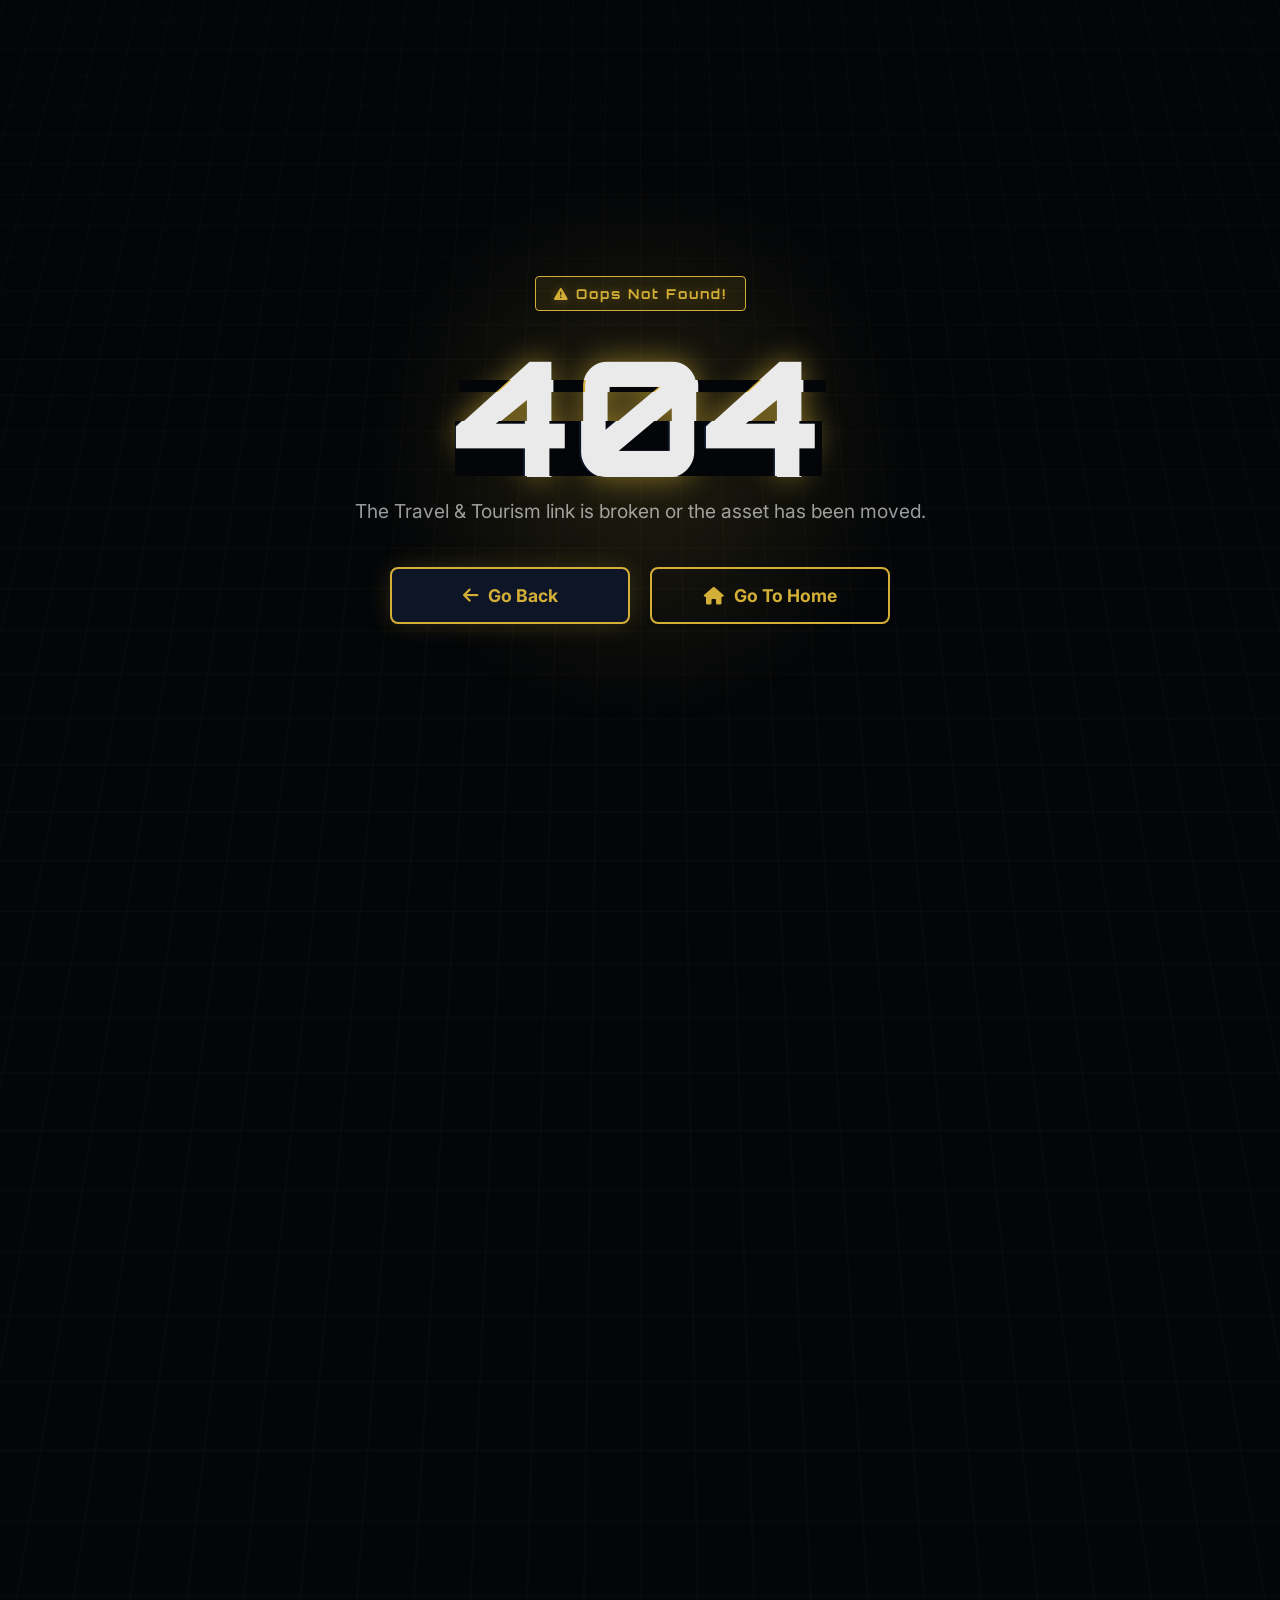
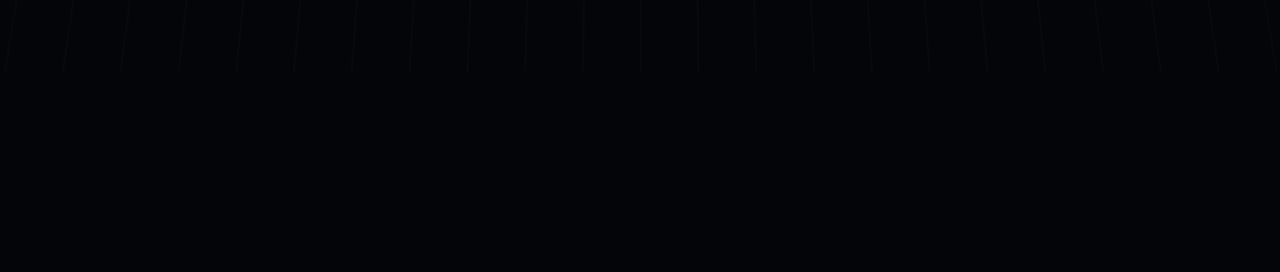
<file: 404page.html>
<!DOCTYPE html>
<html lang="en">

<head>
    <meta charset="UTF-8">
    <meta name="viewport" content="width=device-width, initial-scale=1.0">
    <link rel="icon" type="image/png" href="./asset/logo_Favicon.webp">
    <title>404 - Mission Failed | Travel&Trousim</title>
    <link rel="stylesheet" href="./style.css">
    <link
        href="https://fonts.googleapis.com/css2?family=Orbitron:wght@400;700;900&family=Inter:wght@400;500;700&display=swap"
        rel="stylesheet">
    <link rel="stylesheet" href="https://cdnjs.cloudflare.com/ajax/libs/font-awesome/6.5.2/css/all.min.css">

    <style>
        * {
            margin: 0;
            padding: 0;
            box-sizing: border-box;
        }

        body {
            background: #030508;
            font-family: 'Inter', sans-serif;
            color: #fff;
            min-height: 100vh;
            display: flex;
            justify-content: center;
            align-items: center;
            overflow: hidden;
            perspective: 1000px;
        }

        .error-bg-glow {
            position: absolute;
            width: 600px;
            height: 600px;
            background: radial-gradient(circle, rgba(212, 175, 55, 0.15) 0%, transparent 65%);
            top: 50%;
            left: 50%;
            transform: translate(-50%, -50%);
            z-index: 1;
            pointer-events: none;
            animation: pulseGlow 4s ease-in-out infinite alternate;
        }

        @keyframes pulseGlow {
            0% {
                transform: translate(-50%, -50%) scale(0.9);
                opacity: 0.6;
            }

            100% {
                transform: translate(-50%, -50%) scale(1.1);
                opacity: 1;
            }
        }

        .error-cyber-grid {
            position: absolute;
            top: -50%;
            left: -50%;
            right: -50%;
            bottom: -50%;
            background-image:
                linear-gradient(rgba(212, 175, 55, 0.04) 1px, transparent 1px),
                linear-gradient(90deg, rgba(212, 175, 55, 0.04) 1px, transparent 1px);
            background-size: 40px 40px;
            z-index: 1;
            opacity: 0.7;
            transform: rotateX(20deg);
            pointer-events: none;
            transition: transform 0.1s ease-out;
        }

        .error-container {
            position: relative;
            z-index: 2;
            text-align: center;
            padding: 20px;
            max-width: 700px;
            width: 100%;
        }

        .error-code {
            font-family: 'Orbitron', sans-serif;
            font-size: 10rem;
            font-weight: 900;
            line-height: 1;
            color: #eaeaea;
            position: relative;
            display: inline-block;
            text-shadow: 0 0 30px rgba(212, 175, 55, 0.6);
            animation: glitchFloat 6s ease-in-out infinite;
        }

        @keyframes glitchFloat {

            0%,
            100% {
                transform: translateY(0);
            }

            50% {
                transform: translateY(-15px);
            }
        }

        .error-code::before,
        .error-code::after {
            content: '404';
            position: absolute;
            top: 0;
            left: 0;
            width: 100%;
            height: 100%;
            background: #030508;
            font-family: 'Orbitron', sans-serif;
        }

        .error-code::before {
            left: 2px;
            text-shadow: -2px 0 #d4af37;
            clip: rect(44px, 450px, 56px, 0);
            animation: glitchAnim 5s infinite linear alternate-reverse;
        }

        .error-code::after {
            left: -2px;
            text-shadow: -2px 0 #0d1527;
            clip: rect(85px, 450px, 140px, 0);
            animation: glitchAnim2 5s infinite linear alternate-reverse;
        }

        @keyframes glitchAnim {
            0% {
                clip: rect(31px, 9999px, 94px, 0);
            }

            20% {
                clip: rect(85px, 9999px, 5px, 0);
            }

            40% {
                clip: rect(73px, 9999px, 29px, 0);
            }

            60% {
                clip: rect(9px, 9999px, 43px, 0);
            }

            100% {
                clip: rect(67px, 9999px, 102px, 0);
            }
        }

        @keyframes glitchAnim2 {
            0% {
                clip: rect(76px, 9999px, 116px, 0);
            }

            22% {
                clip: rect(122px, 9999px, 14px, 0);
            }

            44% {
                clip: rect(82px, 9999px, 140px, 0);
            }

            66% {
                clip: rect(9px, 9999px, 55px, 0);
            }

            100% {
                clip: rect(95px, 9999px, 45px, 0);
            }
        }

        .status-badge {
            font-family: 'Orbitron', sans-serif;
            background: rgba(212, 175, 55, 0.1);
            border: 1px solid #d4af37;
            color: #d4af37;
            padding: 8px 18px;
            font-size: 0.85rem;
            font-weight: 700;
            letter-spacing: 2px;
            border-radius: 4px;
            display: inline-block;
            margin-bottom: 25px;
            text-shadow: 0 0 10px rgba(212, 175, 55, 0.3);
        }

        .error-desc {
            color: rgba(255, 255, 255, 0.6);
            font-size: 1.2rem;
            line-height: 1.6;
            margin-bottom: 40px;
            padding: 0 20px;
        }

        .error-actions {
            display: flex;
            justify-content: center;
            gap: 20px;
            flex-wrap: wrap;
            max-width: 500px;
            margin: 0 auto;
        }

        .btn-go-back {
            display: inline-flex;
            align-items: center;
            justify-content: center;
            gap: 10px;
            background: #0d1527;
            color: #d4af37;
            border: 2px solid #d4af37;
            padding: 16px 35px;
            font-family: 'Inter', sans-serif;
            font-size: 1.1rem;
            font-weight: 700;
            text-decoration: none;
            border-radius: 8px;
            transition: all 0.3s cubic-bezier(0.175, 0.885, 0.32, 1.275);
            box-shadow: 0 0 25px rgba(212, 175, 55, 0.2);
            cursor: pointer;
            flex: 1;
            min-width: 180px;
        }

        .btn-go-back i {
            transition: transform 0.3s ease;
        }

        .btn-go-back:hover {
            transform: scale(1.05) translateY(-3px);
            background: #d4af37;
            color: #0d1527;
            box-shadow: 0 0 35px rgba(212, 175, 55, 0.6);
        }

        .btn-go-back:hover i {
            transform: translateX(-5px);
        }

        .btn-go-back:not(:disabled):not([disabled]):active {
            transform: scale(0.95);
            box-shadow: 0 0 10px rgba(212, 175, 55, 0.3);
        }

        .btn-go-back:disabled,
        .btn-go-back[disabled] {
            opacity: 0.5;
            cursor: not-allowed;
            pointer-events: none;
            filter: grayscale(100%);
            box-shadow: none;
        }

        .btn-go-home {
            display: inline-flex;
            align-items: center;
            justify-content: center;
            gap: 10px;
            background: transparent;
            color: #d4af37;
            border: 2px solid #d4af37;
            padding: 16px 35px;
            font-family: 'Inter', sans-serif;
            font-size: 1.1rem;
            font-weight: 700;
            text-decoration: none;
            border-radius: 8px;
            transition: all 0.3s cubic-bezier(0.175, 0.885, 0.32, 1.275);
            cursor: pointer;
            flex: 1;
            min-width: 180px;
        }

        .btn-go-home i {
            transition: transform 0.3s ease;
        }

        .btn-go-home:hover {
            transform: scale(1.05) translateY(-3px);
            background: #d4af37;
            color: #0d1527;
            box-shadow: 0 0 35px rgba(212, 175, 55, 0.6);
        }

        .btn-go-home:hover i {
            transform: scale(1.2);
        }

        .btn-go-home:not(:disabled):not([disabled]):active {
            transform: scale(0.95);
            box-shadow: 0 0 10px rgba(212, 175, 55, 0.3);
        }

        .btn-go-home:disabled,
        .btn-go-home[disabled] {
            opacity: 0.5;
            cursor: not-allowed;
            pointer-events: none;
            filter: grayscale(100%);
            box-shadow: none;
        }

        @media (max-width: 768px) {
            .error-code {
                font-size: 6.5rem;
            }

            .status-badge {
                font-size: 0.75rem;
                padding: 6px 14px;
            }

            .error-desc {
                font-size: 1rem;
                margin-bottom: 30px;
            }

            .error-actions {
                flex-direction: column;
                width: 100%;
                align-items: center;
                gap: 15px;
            }

            .btn-go-back,
            .btn-go-home {
                width: 100%;
                max-width: 280px;
                padding: 14px 25px;
                font-size: 1rem;
            }
        }
    </style>
</head>

<body>

    <div class="error-bg-glow"></div>
    <div class="error-cyber-grid" id="cyberGrid"></div>

    <div class="error-container">

        <div class="status-badge"><i class="fa-solid fa-triangle-exclamation"></i> Oops Not Found!</div>

        <br>

        <h1 class="error-code">404</h1>

        <p class="error-desc">The Travel & Tourism link is broken or the asset has been moved.</p>

        <div class="error-actions">
            <a href="javascript:history.back()" class="btn-go-back">
                <i class="fa-solid fa-arrow-left"></i> Go Back
            </a>
            <a href="index.html" class="btn-go-home">
                <i class="fa-solid fa-house"></i> Go To Home
            </a>
        </div>

    </div>

    <script>
        const grid = document.getElementById('cyberGrid');

        document.addEventListener('mousemove', (e) => {
            const x = (window.innerWidth / 2 - e.pageX) / 25;
            const y = (window.innerHeight / 2 - e.pageY) / 25;

            grid.style.transform = `rotateX(${20 + y}deg) rotateY(${x}deg) translateY(${y * 0.5}px)`;
        });
    </script>

</body>

</html>
</file>
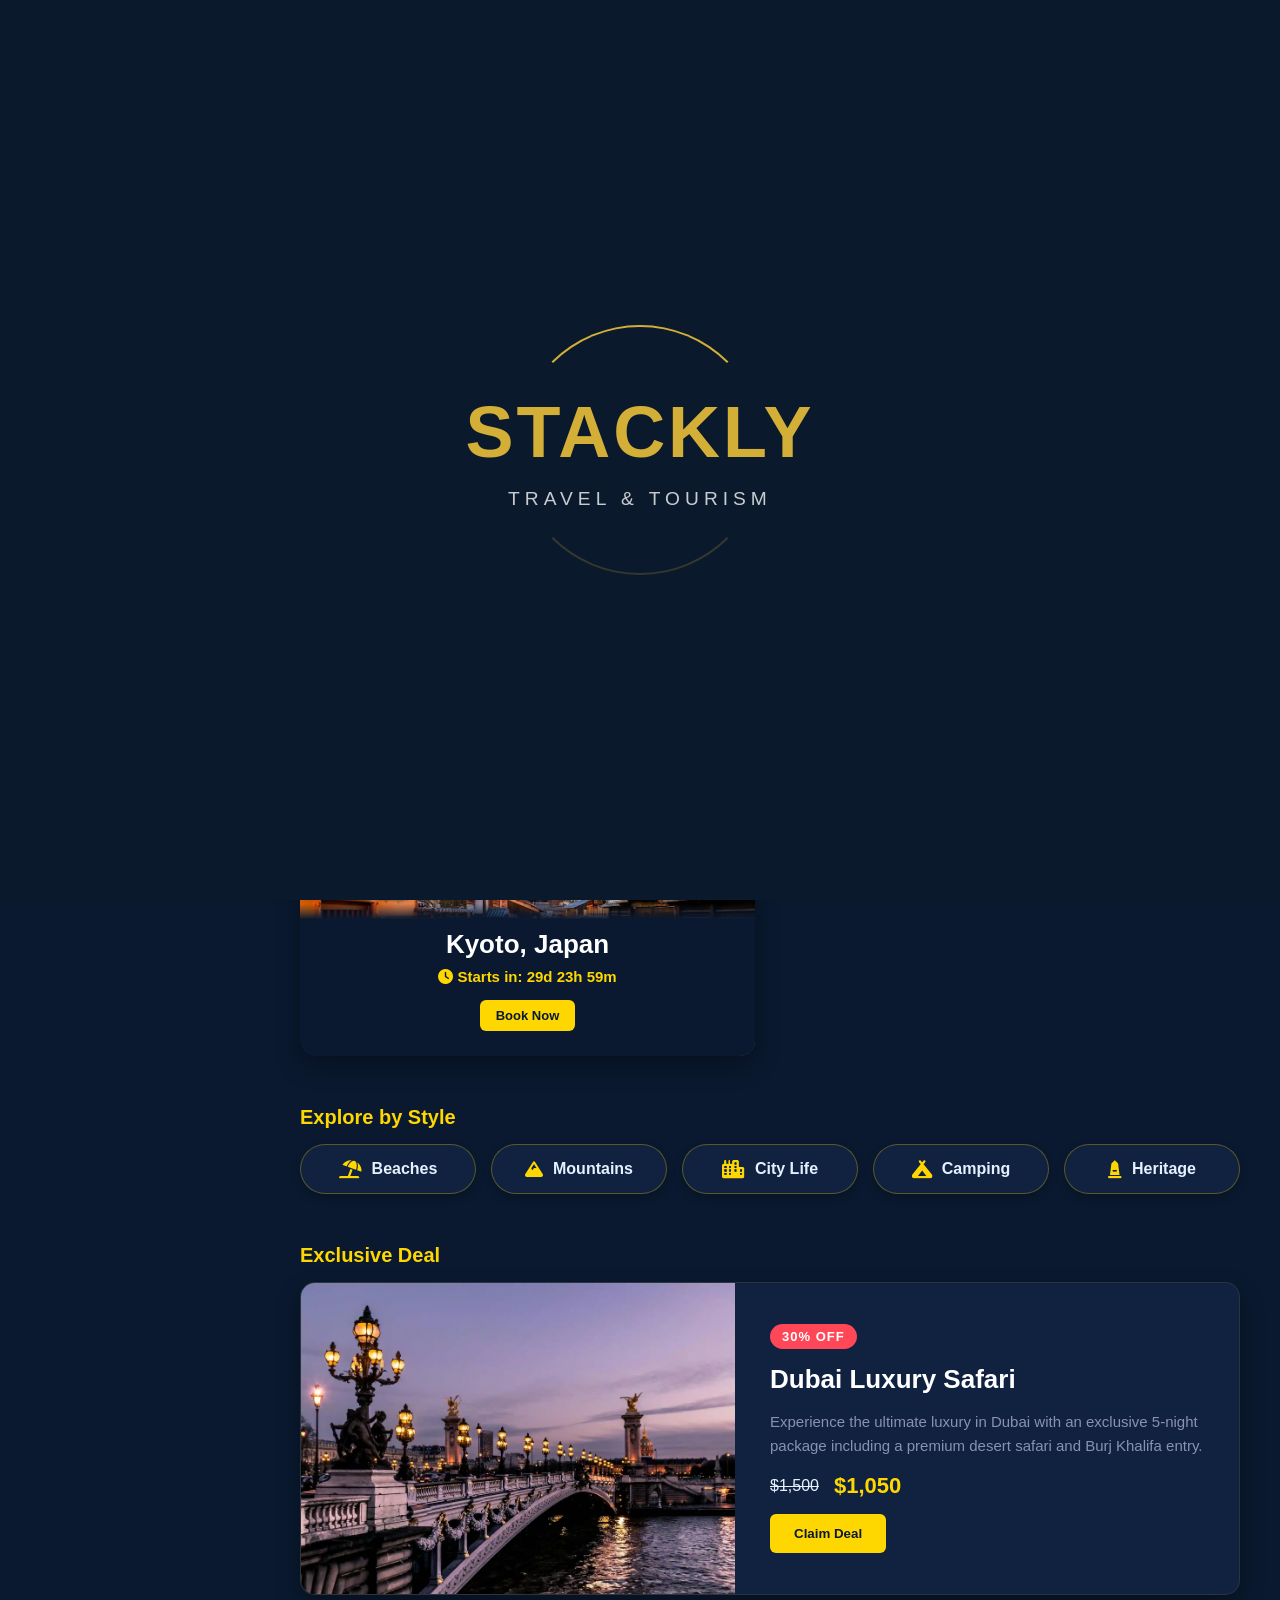
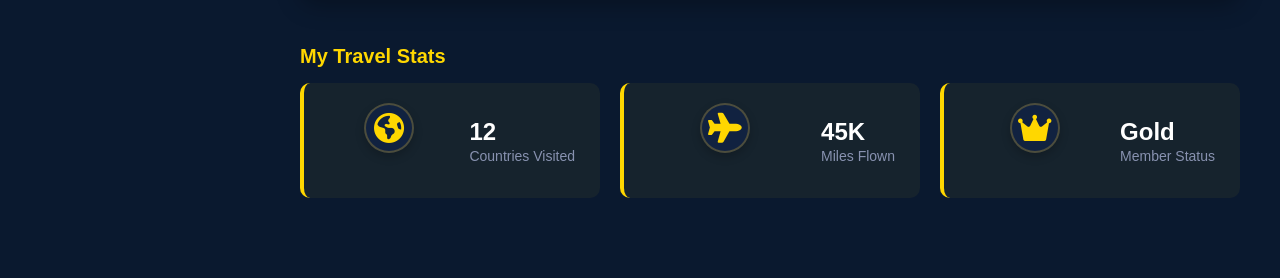
<file: dashboard1.html>
<!DOCTYPE html>
<html lang="en">

<head>
    <meta charset="UTF-8">
    <meta name="viewport" content="width=device-width, initial-scale=1.0">
    <title>Premium Traveler Dashboard</title>
    <link rel="stylesheet" href="style.css">
    <link rel="stylesheet" href="dashboard1.css">
    <link rel="stylesheet" href="https://cdnjs.cloudflare.com/ajax/libs/font-awesome/6.0.0/css/all.min.css">
</head>

<body>

    <div id="stackly-loader" class="stackly-loader">
        <div class="loader-content">
            <div class="loader-ring"></div>
            <h1 class="loader-brand">Stackly</h1>
            <p class="loader-tagline">Travel & Tourism</p>
        </div>
    </div>

    <nav class="sidebar" id="sidebar">
        <div class="logo">
            <a href="index.html">
                <img src="./asset/yellow_logo.webp" alt="logo"></a>
        </div>
        <ul class="nav-links">
            <li><a href="#" class="nav-item active" data-target="page-dashboard"><i class="fas fa-home"></i>
                    Dashboard</a></li>
            <li><a href="#" class="nav-item" data-target="page-mytrips"><i class="fas fa-plane"></i> My Trips</a></li>
            <li><a href="#" class="nav-item" data-target="page-wishlist"><i class="fas fa-heart"></i> Wishlist</a></li>
            <li><a href="#" class="nav-item" data-target="page-bookings"><i class="fas fa-calendar-alt"></i>
                    Bookings</a></li>
            <li><a href="#" class="nav-item" data-target="page-reviews"><i class="fas fa-comments"></i> Reviews</a></li>
        </ul>
        <ul class="nav-links bottom-links">
            <li><a href="index.html"><i class="fas fa-arrow-left"></i> Back To Home</a></li>
            <li><a href="login.html"><i class="fas fa-sign-out-alt"></i> Logout</a></li>
        </ul>
    </nav>

    <main class="main-content">
        <header class="topbar">
            <div class="topbar-left">
                <div class="menu-toggle" onclick="toggleSidebar()">
                    <i class="fas fa-bars"></i>
                </div>
                <h2 id="dynamic-page-title">Traveler Dashboard</h2>
            </div>

            <div class="header-right">
                <div class="notification">
                    <a href="404page.html"> <i class="fas fa-bell"></i></a>
                    <span class="badge">3</span>
                </div>
                <div class="profile">
                    <img src="./asset/w4.webp" alt="Profile Image">
                    <div class="profile-info">
                        <h4 class="user-name">Surya Prakash</h4>
                        <p class="user-email-display">loading...</p>
                    </div>
                </div>
            </div>
        </header>

        <div id="page-dashboard" class="page-section active">
            <section class="section scroll-animate">
                <h2 class="section-title">Welcome Back!</h2>
                <div class="profile-banner-card">
                    <div class="banner-welcome">
                        <h3>Hello, <span class="user-name">Traveler</span>!</h3>
                        <p class="important-email-box">
                            <i class="fas fa-envelope"></i> Logged in as: <strong id="dash-email">loading...</strong>
                        </p>
                    </div>
                </div>
            </section>

            <section class="section scroll-animate">
                <h3 class="sub-section-title">Your Next Journey Awaits</h3>

                <div class="hero-grid">
                    <div class="hero-card">
                        <div class="hero-image-container">
                            <img src="./asset/a3.webp" alt="Paris">
                        </div>
                        <div class="hero-content">
                            <h3>Paris, France</h3>
                            <div class="countdown">
                                <i class="fas fa-clock"></i> Starts in: <span id="timer1">Loading...</span>
                            </div>
                            <button class="gold-btn small-btn" onclick="window.location.href='404page.html'">Book
                                Now</button>
                        </div>
                    </div>

                    <div class="hero-card">
                        <div class="hero-image-container">
                            <img src="./asset/w15.webp" alt="Santorini">
                        </div>
                        <div class="hero-content">
                            <h3>Santorini, Greece</h3>
                            <div class="countdown">
                                <i class="fas fa-clock"></i> Starts in: <span id="timer2">Loading...</span>
                            </div>
                            <button class="gold-btn small-btn" onclick="window.location.href='404page.html'">Book
                                Now</button>
                        </div>
                    </div>

                    <div class="hero-card">
                        <div class="hero-image-container">
                            <img src="./asset/q3.webp" alt="Kyoto">
                        </div>
                        <div class="hero-content">
                            <h3>Kyoto, Japan</h3>
                            <div class="countdown">
                                <i class="fas fa-clock"></i> Starts in: <span id="timer3">Loading...</span>
                            </div>
                            <button class="gold-btn small-btn" onclick="window.location.href='404page.html'">Book
                                Now</button>
                        </div>
                    </div>
                </div>
            </section>
            <section class="section scroll-animate">
                <h3 class="sub-section-title">Explore by Style</h3>
                <div class="category-grid">
                    <div class="category-pill">
                        <i class="fas fa-umbrella-beach"></i>
                        <span>Beaches</span>
                    </div>
                    <div class="category-pill">
                        <i class="fas fa-mountain"></i>
                        <span>Mountains</span>
                    </div>
                    <div class="category-pill">
                        <i class="fas fa-city"></i>
                        <span>City Life</span>
                    </div>
                    <div class="category-pill">
                        <i class="fas fa-campground"></i>
                        <span>Camping</span>
                    </div>
                    <div class="category-pill">
                        <i class="fas fa-monument"></i>
                        <span>Heritage</span>
                    </div>
                </div>
            </section>

            <section class="section scroll-animate">
                <h3 class="sub-section-title">Exclusive Deal</h3>
                <div class="deal-banner">
                    <div class="deal-image">
                        <img src="./asset/a2.webp" alt="Dubai Deal">
                    </div>
                    <div class="deal-content">
                        <span class="discount-badge">30% OFF</span>
                        <h4>Dubai Luxury Safari</h4>
                        <p>Experience the ultimate luxury in Dubai with an exclusive 5-night package including a premium
                            desert safari and Burj Khalifa entry.</p>
                        <div class="deal-price">
                            <strike class="text-muted">$1,500</strike>
                            <strong class="gold-text">$1,050</strong>
                        </div>
                        <button class="gold-btn" onclick="window.location.href='404page.html'">Claim Deal</button>
                    </div>
                </div>
            </section>

            <section class="section scroll-animate">
                <h3 class="sub-section-title">My Travel Stats</h3>
                <div class="stats-row">
                    <div class="stat-box">
                        <div class="stat-icon"><i class="fas fa-globe-americas"></i></div>
                        <div class="stat-info">
                            <h4>12</h4>
                            <p>Countries Visited</p>
                        </div>
                    </div>
                    <div class="stat-box">
                        <div class="stat-icon"><i class="fas fa-plane"></i></div>
                        <div class="stat-info">
                            <h4>45K</h4>
                            <p>Miles Flown</p>
                        </div>
                    </div>
                    <div class="stat-box">
                        <div class="stat-icon"><i class="fas fa-crown"></i></div>
                        <div class="stat-info">
                            <h4 class="gold-text">Gold</h4>
                            <p>Member Status</p>
                        </div>
                    </div>
                </div>
            </section>
        </div>

        <div id="page-mytrips" class="page-section">
            <section class="section scroll-animate">
                <h2 class="section-title">Active Trips</h2>
                <div class="flip-grid">

                    <div class="flip-card">
                        <div class="flip-card-inner">
                            <div class="flip-card-front" style="background-image: url('./asset/a3.webp');">
                                <h3 class="destination-name">Dubai</h3>
                            </div>
                            <div class="flip-card-back">
                                <h3>Dubai Trip</h3>
                                <p><strong>Date:</strong> 15 Oct 2026</p>
                                <p><strong>Status:</strong> <span class="status confirmed">Upcoming</span></p>
                                <button class="gold-btn small-btn" onclick="window.location.href='404page.html'">View
                                    Details</button>
                            </div>
                        </div>
                    </div>

                    <div class="flip-card">
                        <div class="flip-card-inner">
                            <div class="flip-card-front" style="background-image: url('./asset/a6.webp');">
                                <h3 class="destination-name">Bali</h3>
                            </div>
                            <div class="flip-card-back">
                                <h3>Bali Retreat</h3>
                                <p><strong>Date:</strong> 02 Nov 2026</p>
                                <p><strong>Status:</strong> <span class="status pending">Processing</span></p>
                                <button class="gold-btn small-btn" onclick="window.location.href='404page.html'">View
                                    Details</button>
                            </div>
                        </div>
                    </div>

                    <div class="flip-card">
                        <div class="flip-card-inner">
                            <div class="flip-card-front" style="background-image: url('./asset/a12.webp');">
                                <h3 class="destination-name">Paris</h3>
                            </div>
                            <div class="flip-card-back">
                                <h3>Paris Getaway</h3>
                                <p><strong>Date:</strong> 20 Dec 2026</p>
                                <p><strong>Status:</strong> <span class="status confirmed">Upcoming</span></p>
                                <button class="gold-btn small-btn" onclick="window.location.href='404page.html'">View
                                    Details</button>
                            </div>
                        </div>
                    </div>
                </div>
            </section>

            <section class="section scroll-animate">
                <h2 class="section-title">Past Adventures</h2>
                <div class="simple-list-card">
                    <div class="list-item">
                        <i class="fas fa-check-circle gold-text"></i>
                        <div>
                            <h4>Singapore</h4>
                            <p>Completed on: Jan 2025</p>
                        </div>
                    </div>
                    <div class="list-item">
                        <i class="fas fa-check-circle gold-text"></i>
                        <div>
                            <h4>Malaysia</h4>
                            <p>Completed on: Aug 2024</p>
                        </div>
                    </div>
                </div>
            </section>

            <section class="section scroll-animate">
                <h2 class="section-title">Pre-Trip Checklist</h2>
                <div class="checklist-card">
                    <label class="check-item">
                        <input type="checkbox" checked>
                        <span class="custom-checkbox"><i class="fas fa-check"></i></span>
                        <div class="check-info">
                            <h4>Book Flight Tickets</h4>
                            <p>Completed</p>
                        </div>
                    </label>
                    <label class="check-item">
                        <input type="checkbox" checked>
                        <span class="custom-checkbox"><i class="fas fa-check"></i></span>
                        <div class="check-info">
                            <h4>Reserve Hotel</h4>
                            <p>Completed</p>
                        </div>
                    </label>
                    <label class="check-item">
                        <input type="checkbox">
                        <span class="custom-checkbox"><i class="fas fa-check"></i></span>
                        <div class="check-info">
                            <h4>Apply for Visa</h4>
                            <p>Due in 3 days</p>
                        </div>
                    </label>
                    <label class="check-item">
                        <input type="checkbox">
                        <span class="custom-checkbox"><i class="fas fa-check"></i></span>
                        <div class="check-info">
                            <h4>Pack Travel Essentials</h4>
                            <p>Pending</p>
                        </div>
                    </label>
                </div>
            </section>

            <section class="section scroll-animate">
                <h2 class="section-title">Travel Memories</h2>
                <div class="memory-gallery">
                    <div class="memory-item">
                        <img src="./asset/t1.webp" alt="Maldives">
                        <div class="memory-overlay">
                            <i class="fas fa-camera"></i>
                            <span>Maldives '23</span>
                        </div>
                    </div>
                    <div class="memory-item">
                        <img src="./asset/q1.webp" alt="Swiss">
                        <div class="memory-overlay">
                            <i class="fas fa-camera"></i>
                            <span>Swiss Alps '24</span>
                        </div>
                    </div>
                    <div class="memory-item">
                        <img src="./asset/q3.webp" alt="Tokyo">
                        <div class="memory-overlay">
                            <i class="fas fa-camera"></i>
                            <span>Tokyo '22</span>
                        </div>
                    </div>
                    <div class="memory-item">
                        <img src="./asset/q5.webp" alt="Sydney">
                        <div class="memory-overlay">
                            <i class="fas fa-camera"></i>
                            <span>Sydney '21</span>
                        </div>
                    </div>
                </div>
            </section>
        </div>

        <div id="page-wishlist" class="page-section">
            <section class="section scroll-animate">
                <h2 class="section-title">Dream Destinations</h2>
                <div class="marquee-wrapper">
                    <div class="marquee-content">

                        <div class="recom-card glow-border">
                            <img src="./asset/w15.webp" alt="Maldives">
                            <div class="recom-info">
                                <h4>Maldives</h4>
                                <p>Beach Paradise</p>
                            </div>
                        </div>
                        <div class="recom-card glow-border">
                            <img src="./asset/w22.webp" alt="Swiss">
                            <div class="recom-info">
                                <h4>Switzerland</h4>
                                <p>Snow Mountains</p>
                            </div>
                        </div>
                        <div class="recom-card glow-border">
                            <img src="./asset/w21.webp" alt="Kyoto">
                            <div class="recom-info">
                                <h4>Kyoto</h4>
                                <p>Cultural Heritage</p>
                            </div>
                        </div>
                        <div class="recom-card glow-border">
                            <img src="./asset/r1.webp" alt="Santorini">
                            <div class="recom-info">
                                <h4>Santorini</h4>
                                <p>Coastal Views</p>
                            </div>
                        </div>

                        <div class="recom-card glow-border">
                            <img src="./asset/w15.webp" alt="Maldives">
                            <div class="recom-info">
                                <h4>Maldives</h4>
                                <p>Beach Paradise</p>
                            </div>
                        </div>
                        <div class="recom-card glow-border">
                            <img src="./asset/w22.webp" alt="Swiss">
                            <div class="recom-info">
                                <h4>Switzerland</h4>
                                <p>Snow Mountains</p>
                            </div>
                        </div>
                        <div class="recom-card glow-border">
                            <img src="./asset/w21.webp" alt="Kyoto">
                            <div class="recom-info">
                                <h4>Kyoto</h4>
                                <p>Cultural Heritage</p>
                            </div>
                        </div>
                        <div class="recom-card glow-border">
                            <img src="./asset/r1.webp" alt="Santorini">
                            <div class="recom-info">
                                <h4>Santorini</h4>
                                <p>Coastal Views</p>
                            </div>
                        </div>
                    </div>
                </div>
            </section>

            <section class="section scroll-animate">
                <h2 class="section-title">Saved Activities</h2>
                <div class="simple-list-card">
                    <div class="list-item">
                        <i class="fas fa-parachute-box gold-text"></i>
                        <div>
                            <h4>Sky Diving in Dubai</h4>
                            <p>Added 2 weeks ago</p>
                        </div>
                        <button class="gold-btn small-btn" onclick="window.location.href='404page.html'">Book</button>
                    </div>
                    <div class="list-item">
                        <i class="fas fa-scuba-diving gold-text"></i>
                        <div>
                            <h4>Scuba Diving in Maldives</h4>
                            <p>Added 1 month ago</p>
                        </div>
                        <button class="gold-btn small-btn" onclick="window.location.href='404page.html'">Book</button>
                    </div>
                </div>
            </section>

            <section class="section scroll-animate">
                <h2 class="section-title">Price Drop Alerts</h2>
                <div class="alert-grid">
                    <div class="alert-card">
                        <div class="pulse-dot"></div>
                        <div class="alert-info">
                            <h4>Flights to Kyoto</h4>
                            <p>Prices dropped by 15% for your selected dates!</p>
                            <div class="price-compare">
                                <strike>$850</strike> <strong>$720</strong>
                            </div>
                        </div>
                        <button class="outline-gold-btn small-btn" onclick="window.location.href='404page.html'">View
                            Details</button>
                    </div>

                    <div class="alert-card">
                        <div class="pulse-dot"></div>
                        <div class="alert-info">
                            <h4>Swiss Hotel Packages</h4>
                            <p>Flash sale! 20% off on 4-star hotels.</p>
                            <div class="price-compare">
                                <strike>$1,200</strike> <strong>$960</strong>
                            </div>
                        </div>
                        <button class="outline-gold-btn small-btn" onclick="window.location.href='404page.html'">View
                            Details</button>
                    </div>
                </div>
            </section>

            <section class="section scroll-animate">
                <h2 class="section-title">Saved Travel Guides</h2>
                <div class="guide-list">
                    <div class="guide-card">
                        <div class="guide-img">
                            <img src="./asset/q12.webp" alt="Travel Guide">
                        </div>
                        <div class="guide-details">
                            <span class="guide-tag">Tips & Tricks</span>
                            <h4>How to pack for a 14-day Europe trip</h4>
                            <p>10 mins read • Saved 3 days ago</p>
                        </div>
                        <i class="fas fa-bookmark gold-text guide-bookmark"></i>
                    </div>

                    <div class="guide-card">
                        <div class="guide-img">
                            <img src="./asset/w19.webp" alt="Food Guide">
                        </div>
                        <div class="guide-details">
                            <span class="guide-tag">Food & Culture</span>
                            <h4>Top 10 must-try street foods in Japan</h4>
                            <p>7 mins read • Saved 1 week ago</p>
                        </div>
                        <i class="fas fa-bookmark gold-text guide-bookmark"></i>
                    </div>
                </div>
            </section>
        </div>

        <div id="page-bookings" class="page-section">
            <section class="section scroll-animate">
                <h2 class="section-title">Flight Tickets</h2>
                <div class="simple-list-card">

                    <div class="list-item">
                        <i class="fas fa-plane-departure gold-text"></i>
                        <div>
                            <h4>Chennai (MAA) to Paris (CDG)</h4>
                            <p>Qatar Airways | 12 Nov 2026</p>
                        </div>
                        <span class="status confirmed">Confirmed</span>
                    </div>
                    <div class="list-item">
                        <i class="fas fa-plane-departure gold-text"></i>
                        <div>
                            <h4>Paris (CDG) to Zurich (ZRH)</h4>
                            <p>Air France | 18 Nov 2026</p>
                        </div>
                        <span class="status confirmed">Confirmed</span>
                    </div>
                    <div class="list-item">
                        <i class="fas fa-plane-arrival gold-text"></i>
                        <div>
                            <h4>Zurich (ZRH) to Chennai (MAA)</h4>
                            <p>Emirates | 25 Nov 2026</p>
                        </div>
                        <span class="status pending">Processing</span>
                    </div>
                </div>
            </section>

            <section class="section scroll-animate">
                <h2 class="section-title">Hotel Reservations</h2>
                <div class="simple-list-card">
                    <!-- Item 1 -->
                    <div class="list-item">
                        <i class="fas fa-hotel gold-text"></i>
                        <div>
                            <h4>Le Grand Paris Hotel</h4>
                            <p>Check-in: 13 Nov | 4 Nights</p>
                        </div>
                        <span class="status pending">Processing</span>
                    </div>
                    <div class="list-item">
                        <i class="fas fa-hotel gold-text"></i>
                        <div>
                            <h4>Swiss Alps Retreat</h4>
                            <p>Check-in: 18 Nov | 3 Nights</p>
                        </div>
                        <span class="status confirmed">Confirmed</span>
                    </div>
                    <div class="list-item">
                        <i class="fas fa-hotel gold-text"></i>
                        <div>
                            <h4>Zurich City Inn</h4>
                            <p>Check-in: 21 Nov | 4 Nights</p>
                        </div>
                        <span class="status confirmed">Confirmed</span>
                    </div>
                </div>
            </section>

            <section class="section scroll-animate">
                <h2 class="section-title">Transport & Car Rentals</h2>
                <div class="transport-grid">
                    <div class="transport-card">
                        <div class="transport-icon"><i class="fas fa-car"></i></div>
                        <div class="transport-details">
                            <h4>Premium SUV Rental</h4>
                            <p>Paris City • 14 Nov to 16 Nov</p>
                        </div>
                        <button class="outline-gold-btn small-btn"
                            onclick="window.location.href='404page.html'">Manage</button>
                    </div>
                    <div class="transport-card">
                        <div class="transport-icon"><i class="fas fa-train"></i></div>
                        <div class="transport-details">
                            <h4>EuroStar Train Pass</h4>
                            <p>Paris to Zurich • 18 Nov</p>
                        </div>
                        <button class="gold-btn small-btn"
                            onclick="window.location.href='404page.html'">E-Ticket</button>
                    </div>
                </div>
            </section>

            <section class="section scroll-animate">
                <h2 class="section-title">Activity Tickets</h2>
                <div class="ticket-wrapper">
                    <div class="activity-ticket">
                        <div class="ticket-date">
                            <span class="ticket-day">15</span>
                            <span class="ticket-month">NOV</span>
                        </div>
                        <div class="ticket-info">
                            <h4>Eiffel Tower Summit Access</h4>
                            <p><i class="fas fa-map-marker-alt"></i> Paris, France • 10:00 AM</p>
                            <span class="status confirmed">Paid</span>
                        </div>
                    </div>

                    <div class="activity-ticket">
                        <div class="ticket-date">
                            <span class="ticket-day">19</span>
                            <span class="ticket-month">NOV</span>
                        </div>
                        <div class="ticket-info">
                            <h4>Swiss Alps Ski Pass</h4>
                            <p><i class="fas fa-map-marker-alt"></i> Zermatt, Switzerland • Full Day</p>
                            <span class="status pending">Reserved</span>
                        </div>
                    </div>
                </div>
            </section>
        </div>

        <div id="page-reviews" class="page-section">
            <section class="section scroll-animate">
                <h2 class="section-title">My Published Reviews</h2>
                <div class="simple-list-card">
                    <!-- Item 1 -->
                    <div class="list-item hover-item">
                        <div>
                            <h4>Singapore Trip</h4>
                            <p class="gold-text">★★★★★ <span class="white-text">"Amazing experience, very clean
                                    city!"</span></p>
                        </div>
                    </div>
                    <div class="list-item hover-item">
                        <div>
                            <h4>Dubai Desert Safari</h4>
                            <p class="gold-text">★★★★☆ <span class="white-text">"Thrilling ride, but the food could be
                                    better."</span></p>
                        </div>
                    </div>
                    <div class="list-item hover-item">
                        <div>
                            <h4>Bali Retreat</h4>
                            <p class="gold-text">★★★★★ <span class="white-text">"Perfect relaxing getaway. Highly
                                    recommend the spa!"</span></p>
                        </div>
                    </div>
                </div>
            </section>

            <section class="section scroll-animate">
                <h2 class="section-title">Pending Reviews</h2>
                <div class="simple-list-card">

                    <div class="list-item hover-item">
                        <div>
                            <h4>Malaysia Tour</h4>
                            <p>How was your trip? Tell us about it!</p>
                        </div>
                        <button class="gold-btn small-btn" onclick="window.location.href='404page.html'">Write
                            Review</button>
                    </div>
                    <div class="list-item hover-item">
                        <div>
                            <h4>Paris City Tour</h4>
                            <p>Did you enjoy the Eiffel Tower view?</p>
                        </div>
                        <button class="gold-btn small-btn" onclick="window.location.href='404page.html'">Write
                            Review</button>
                    </div>
                    <div class="list-item hover-item">
                        <div>
                            <h4>Swiss Alps Cable Car</h4>
                            <p>Share your snowy adventure experience!</p>
                        </div>
                        <button class="gold-btn small-btn" onclick="window.location.href='404page.html'">Write
                            Review</button>
                    </div>
                </div>
            </section>

            <section class="section scroll-animate">
                <h2 class="section-title">My Reviewer Stats</h2>
                <div class="review-stats-grid">
                    <div class="stat-badge-card">
                        <i class="fas fa-medal"></i>
                        <h4>Top Guide</h4>
                        <p>Level 4 Reviewer</p>
                    </div>
                    <div class="stat-badge-card">
                        <i class="fas fa-pen-nib"></i>
                        <h4>12</h4>
                        <p>Total Reviews</p>
                    </div>
                    <div class="stat-badge-card">
                        <i class="fas fa-thumbs-up"></i>
                        <h4>450</h4>
                        <p>Helpful Votes</p>
                    </div>
                </div>
            </section>

            <section class="section scroll-animate">
                <h2 class="section-title">Community Highlights</h2>
                <div class="community-grid">
                    <div class="speech-bubble-card">
                        <div class="speech-bubble">
                            <p class="gold-text">★★★★★</p>
                            <p class="bubble-text">"The Kyoto heritage tour was simply magical. The tour guide was very
                                knowledgeable."</p>
                        </div>
                        <div class="bubble-user">
                            <img src="./asset/w2.webp" alt="User">
                            <div>
                                <h4>Anita R.</h4>
                                <p>Reviewed Kyoto, Japan</p>
                            </div>
                        </div>
                    </div>

                    <div class="speech-bubble-card">
                        <div class="speech-bubble">
                            <p class="gold-text">★★★★☆</p>
                            <p class="bubble-text">"Great hotel in Santorini, but the booking process took longer than
                                expected."</p>
                        </div>
                        <div class="bubble-user">
                            <img src="./asset/w1.webp" alt="User">
                            <div>
                                <h4>John D.</h4>
                                <p>Reviewed Santorini, Greece</p>
                            </div>
                        </div>
                    </div>
                </div>
            </section>
        </div>

    </main>

    <script>
        const storedEmail = localStorage.getItem('loggedInEmail');
        const displayEmail = storedEmail ? storedEmail : "guest@example.com";

        let extractedName = displayEmail.split('@')[0];

        extractedName = extractedName.charAt(0).toUpperCase() + extractedName.slice(1);

        const loggedInUser = {
            name: extractedName,
            email: displayEmail
        };

        document.addEventListener("DOMContentLoaded", () => {
            document.querySelectorAll(".user-name").forEach(el => el.textContent = loggedInUser.name);
            document.querySelectorAll(".user-email-display, #dash-email").forEach(el => el.textContent = loggedInUser.email);
            triggerAnimations();
        });

        function toggleSidebar() {
            document.getElementById('sidebar').classList.toggle('active');
        }

        document.addEventListener('click', function (event) {
            const sidebar = document.getElementById('sidebar');
            const menuToggle = document.querySelector('.menu-toggle');

            if (window.innerWidth <= 768) {

                if (sidebar && menuToggle && sidebar.classList.contains('active') && !sidebar.contains(event.target) && !menuToggle.contains(event.target)) {
                    sidebar.classList.remove('active');
                }
            }
        });

        const navItems = document.querySelectorAll('.nav-item');
        const pages = document.querySelectorAll('.page-section');
        const pageTitle = document.getElementById('dynamic-page-title');

        navItems.forEach(item => {
            item.addEventListener('click', (e) => {
                e.preventDefault();

                navItems.forEach(nav => nav.classList.remove('active'));

                item.classList.add('active');

                pageTitle.textContent = item.textContent.trim();

                pages.forEach(page => page.classList.remove('active'));

                const targetId = item.getAttribute('data-target');
                document.getElementById(targetId).classList.add('active');

                if (window.innerWidth <= 768) {
                    toggleSidebar();
                }

                triggerAnimations();
            });
        });

        const countDownDate = new Date().getTime() + (7 * 24 * 60 * 60 * 1000);
        const timerEl = document.getElementById("timer");
        if (timerEl) {
            setInterval(function () {
                const now = new Date().getTime();
                const distance = countDownDate - now;
                const days = Math.floor(distance / (1000 * 60 * 60 * 24));
                const hours = Math.floor((distance % (1000 * 60 * 60 * 24)) / (1000 * 60 * 60));
                const minutes = Math.floor((distance % (1000 * 60 * 60)) / (1000 * 60));
                timerEl.innerHTML = days + "d " + hours + "h " + minutes + "m";
            }, 1000);
        }

        function triggerAnimations() {
            const observer = new IntersectionObserver((entries) => {
                entries.forEach((entry) => {
                    if (entry.isIntersecting) {
                        entry.target.classList.add('fade-in');
                    }
                });
            }, { threshold: 0.1 });

            document.querySelectorAll('.scroll-animate').forEach((el) => {
                el.classList.remove('fade-in');
                observer.observe(el);
            });
        }


        const trips = [
            { id: "timer1", daysLeft: 7 },
            { id: "timer2", daysLeft: 14 },
            { id: "timer3", daysLeft: 30 }
        ];

        trips.forEach(trip => {
            const countDownDate = new Date().getTime() + (trip.daysLeft * 24 * 60 * 60 * 1000);
            const timerEl = document.getElementById(trip.id);

            if (timerEl) {
                setInterval(function () {
                    const now = new Date().getTime();
                    const distance = countDownDate - now;

                    const days = Math.floor(distance / (1000 * 60 * 60 * 24));
                    const hours = Math.floor((distance % (1000 * 60 * 60 * 24)) / (1000 * 60 * 60));
                    const minutes = Math.floor((distance % (1000 * 60 * 60)) / (1000 * 60));

                    if (distance < 0) {
                        timerEl.innerHTML = "Trip Started!";
                        timerEl.style.color = "#00E676";
                    } else {
                        timerEl.innerHTML = days + "d " + hours + "h " + minutes + "m";
                    }
                }, 1000);
            }
        });


        document.addEventListener('DOMContentLoaded', () => {

            document.body.classList.add('loading-active');

            const loader = document.getElementById('stackly-loader');

            if (loader) {
                setTimeout(() => {
                    loader.classList.add('fade-out');

                    document.body.classList.remove('loading-active');

                    setTimeout(() => {
                        loader.style.display = 'none';
                    }, 600);

                }, 2000);
            }

        });
    </script>
</body>

</html>
</file>
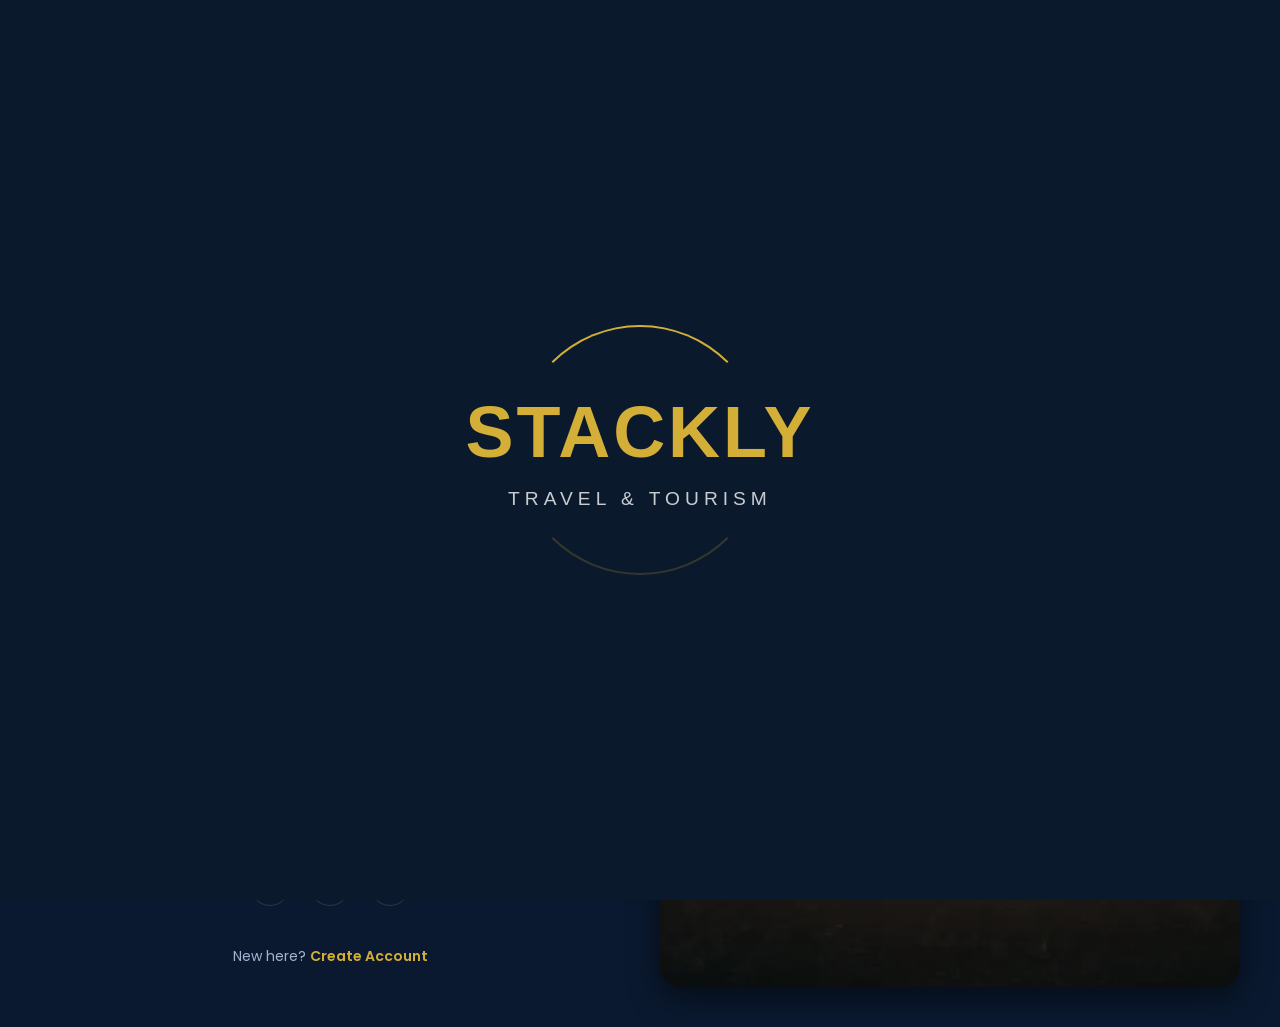
<file: login.html>
<!DOCTYPE html>
<html lang="en">

<head>
    <meta charset="UTF-8">
    <meta name="viewport" content="width=device-width, initial-scale=1.0">
    <title>Stackly Travel Login</title>
    <link rel="stylesheet" href="common.css">

    <link rel="stylesheet" href="https://cdnjs.cloudflare.com/ajax/libs/font-awesome/6.5.2/css/all.min.css">
    <link href="https://fonts.googleapis.com/css2?family=Poppins:wght@400;500;600;700;800&display=swap"
        rel="stylesheet">

    <style>
        :root {
            --navy-blue: #0A192F;
            --gold: #D4AF37;
            --gold-faded: rgba(212, 175, 55, 0.2);
            --white: #FFFFFF;
            --navy-card-pill: #112240;
            --navy-input: #112240;
            --error-red: #ff4d4d;
        }

        * {
            margin: 0;
            padding: 0;
            box-sizing: border-box;
            font-family: 'Poppins', sans-serif;
        }

        body {
            background-color: var(--navy-blue);
            color: var(--white);
            overflow-x: hidden;
            position: relative;
        }

        .gold-text {
            color: var(--gold);
        }

        .gold-bg {
            background-color: var(--gold);
        }

        .navy-text {
            color: var(--navy-blue);
        }

        .text-white {
            color: var(--white);
        }

        .back-to-home {
            position: absolute;
            top: 30px;
            left: 40px;
            color: var(--gold);
            text-decoration: none;
            font-size: 16px;
            font-weight: 600;
            display: flex;
            align-items: center;
            gap: 10px;
            z-index: 100;
            transition: transform 0.3s ease, color 0.3s ease;
        }

        .back-to-home:hover {
            transform: translateX(-5px);
            color: #F3E5AB;
        }

        .login-page {
            min-height: 100vh;
            padding: 80px 20px 40px 20px;
            display: flex;
            justify-content: center;
            align-items: center;
        }

        .login-container {
            width: 100%;
            max-width: 1200px;
            margin: 0 auto;
            display: grid;
            grid-template-columns: 1fr 1fr;
            gap: 40px;
            align-items: center;
        }

        .login-form-wrapper {
            display: flex;
            flex-direction: column;
            gap: 20px;
            padding: 20px;
            opacity: 0;
            transform: translateX(-40px);
            transition: opacity 0.8s ease-out, transform 0.8s ease-out;
        }

        .login-form-wrapper.show {
            opacity: 1;
            transform: translateX(0);
        }

        .form-branding {
            display: flex;
            align-items: center;
            justify-content: center;
            gap: 10px;
            margin-bottom: 10px;
            font-weight: 800;
            font-size: 20px;
        }

        .welcome-title {
            font-size: 32px;
            font-weight: 700;
            text-align: center;
        }

        .welcome-subtitle {
            font-size: 16px;
            color: #a8b2d1;
            text-align: center;
            margin-bottom: 20px;
        }

        .role-selector {
            display: flex;
            gap: 15px;
            margin-bottom: 20px;
        }

        .role-card {
            background-color: var(--navy-card-pill);
            border: 1px solid var(--gold-faded);
            border-radius: 12px;
            padding: 15px;
            cursor: pointer;
            flex: 1;
            display: flex;
            flex-direction: column;
            align-items: center;
            text-align: center;
            gap: 10px;
            transition: all 0.3s ease;
        }

        .role-card:hover {
            transform: translateY(-5px);
            border-color: rgba(212, 175, 55, 0.5);
        }

        .role-card.active {
            border-color: var(--gold);
            background-color: rgba(212, 175, 55, 0.1);
        }

        .role-card i {
            font-size: 28px;
        }

        .role-title {
            font-size: 16px;
            font-weight: 600;
        }

        .role-desc {
            font-size: 12px;
            color: #a8b2d1;
        }

        .login-form {
            display: flex;
            flex-direction: column;
            gap: 15px;
        }

        .form-group {
            display: flex;
            flex-direction: column;
            gap: 6px;
            position: relative;
        }

        .form-label {
            font-size: 14px;
            font-weight: 500;
            color: #e6f1ff;
        }

        .password-wrapper {
            position: relative;
            display: flex;
            align-items: center;
            width: 100%;
        }

        .form-control {
            width: 100%;
            background-color: var(--navy-input);
            color: var(--white);
            border: 1px solid var(--gold-faded);
            border-radius: 8px;
            padding: 14px 15px;
            font-size: 15px;
            transition: border-color 0.3s;
        }

        .form-control:focus {
            border-color: var(--gold);
            outline: none;
        }

        .form-control.error-input {
            border-color: var(--error-red);
        }

        .error-msg {
            color: var(--error-red);
            font-size: 12px;
            display: none;
            margin-top: 2px;
            font-weight: 500;
        }

        .password-toggle {
            position: absolute;
            right: 15px;
            cursor: pointer;
            color: #a8b2d1;
        }

        .form-meta {
            display: flex;
            justify-content: space-between;
            align-items: center;
            font-size: 14px;
            margin-top: 5px;
        }

        .remember-me {
            display: flex;
            align-items: center;
            gap: 8px;
            color: #a8b2d1;
        }

        .remember-me input[type="checkbox"] {
            accent-color: var(--gold);
        }

        .forgot-password {
            color: var(--gold);
            text-decoration: none;
            transition: color 0.3s;
        }

        .forgot-password:hover {
            text-decoration: underline;
        }

        .login-button {
            border: none;
            border-radius: 8px;
            padding: 15px;
            font-size: 16px;
            font-weight: 700;
            cursor: pointer;
            transition: all 0.3s ease;
            margin-top: 10px;
        }

        .login-button:hover {
            background-color: #F3E5AB;
            transform: translateY(-2px);
        }

        .or-separator {
            text-align: center;
            color: #a8b2d1;
            position: relative;
            margin: 15px 0;
            font-size: 14px;
        }

        .or-separator::before,
        .or-separator::after {
            content: "";
            position: absolute;
            top: 50%;
            width: 30%;
            height: 1px;
            background-color: var(--gold-faded);
        }

        .or-separator::before {
            left: 0;
        }

        .or-separator::after {
            right: 0;
        }

        .social-login {
            display: flex;
            justify-content: center;
            gap: 20px;
        }

        .social-icon {
            display: flex;
            align-items: center;
            justify-content: center;
            width: 40px;
            height: 40px;
            border: 1px solid var(--gold-faded);
            border-radius: 50%;
            text-decoration: none;
            font-size: 18px;
            transition: all 0.3s ease;
        }

        .social-icon:hover {
            border-color: var(--gold);
            background-color: rgba(212, 175, 55, 0.1);
            transform: translateY(-3px);
        }

        .create-account {
            text-align: center;
            margin-top: 20px;
            font-size: 14px;
            color: #a8b2d1;
        }

        .create-account a {
            font-weight: 600;
            text-decoration: none;
        }

        .create-account a:hover {
            text-decoration: underline;
        }

        .login-image-wrapper {
            width: 100%;
            height: 100%;
            min-height: 600px;
            border-radius: 20px;
            overflow: hidden;
            box-shadow: 0 10px 30px rgba(0, 0, 0, 0.5);
            opacity: 0;
            transform: translateX(40px);
            transition: opacity 0.8s ease-out, transform 0.8s ease-out;
            transition-delay: 0.2s;
        }

        .login-image-wrapper.show {
            opacity: 1;
            transform: translateX(0);
        }

        .side-image {
            width: 100%;
            height: 100%;
            object-fit: cover;
            transition: transform 0.5s ease;
        }

        .login-image-wrapper:hover .side-image {
            transform: scale(1.1);

        }

        .login-image-wrapper {
            position: relative;
        }

        .image-overlay {
            position: absolute;
            top: 0;
            left: 0;
            width: 100%;
            height: 100%;
            background-color: rgba(10, 25, 47, 0.75);
            display: flex;
            flex-direction: column;
            justify-content: center;
            align-items: center;
            text-align: center;
            padding: 30px;
            opacity: 0;
            transition: opacity 0.5s ease;
        }

        .login-image-wrapper:hover .image-overlay {
            opacity: 1;
        }

        .overlay-title {
            font-size: 32px;
            font-weight: 800;
            margin-bottom: 10px;
            transform: translateY(20px);
            transition: transform 0.5s ease;
        }

        .overlay-desc {
            font-size: 16px;
            line-height: 1.5;
            transform: translateY(20px);
            transition: transform 0.5s ease;
            transition-delay: 0.1s;
        }

        .login-image-wrapper:hover .overlay-title,
        .login-image-wrapper:hover .overlay-desc {
            transform: translateY(0);
        }

        .logo img {
            width: 138px;
        }

        @media (max-width: 960px) {
            .back-to-home {
                top: 20px;
                left: 20px;
                font-size: 14px;
            }

            .login-page {
                padding-top: 70px;
            }

            .login-container {
                grid-template-columns: 1fr;
                gap: 30px;
            }

            .login-image-wrapper {
                min-height: 300px;
                order: 2;
                transform: translateY(40px);
            }

            .login-image-wrapper.show {
                transform: translateY(0);
            }

            .login-form-wrapper {
                padding: 10px;
            }

            .role-selector {
                flex-direction: column;
            }
        }
    </style>
</head>

<body>

    <div id="stackly-loader" class="stackly-loader">
        <div class="loader-content">
            <div class="loader-ring"></div>
            <h1 class="loader-brand">Stackly</h1>
            <p class="loader-tagline">Travel & Tourism</p>
        </div>
    </div>

    <a href="index.html" class="back-to-home">
        <i class="fa-solid fa-arrow-left"></i> Back to Home
    </a>

    <main class="login-page">
        <div class="login-container">

            <div class="login-form-wrapper anim-element">

                <div class="logo">
                    <a href="index.html">
                        <img src="./asset/yellow_logo.webp" alt="logo"></a>
                </div>

                <h1 class="welcome-title">Welcome Back</h1>
                <p class="welcome-subtitle">Login to access your travel dashboard</p>

                <div class="role-selector">
                    <div class="role-card active Traveler" onclick="selectRole('Traveler')">
                        <i class="fa-solid fa-rocket gold-text"></i>
                        <span class="role-title">Traveler</span>
                        <span class="role-desc">Manage your trips, itineraries & bookings.</span>
                    </div>
                    <div class="role-card Organizer" onclick="selectRole('Tour Organizer')">
                        <i class="fa-solid fa-users-gear gold-text"></i>
                        <span class="role-title">Tour Organizer</span>
                        <span class="role-desc">Manage group tours, itineraries & bookings.</span>
                    </div>
                </div>

                <form id="loginForm" class="login-form" novalidate>

                    <div class="form-group">
                        <label for="email" class="form-label">Email Address</label>
                        <input type="email" id="email" class="form-control" placeholder="Enter email">
                        <span class="error-msg" id="emailErrorMsg">Valid email is required</span>
                    </div>

                    <div class="form-group">
                        <label for="password" class="form-label">Password</label>
                        <div class="password-wrapper">
                            <input type="password" id="password" class="form-control" placeholder="Enter password">
                            <i class="fa-regular fa-eye password-toggle" id="togglePassword"></i>
                        </div>
                        <span class="error-msg" id="passwordErrorMsg">Password must be at least 6 characters</span>
                    </div>

                    <div class="form-meta">
                        <div class="remember-me">
                            <input type="checkbox" id="remember">
                            <label for="remember">Remember me</label>
                        </div>
                        <a href="404page.html" class="forgot-password">Forgot Password?</a>
                    </div>

                    <button type="submit" class="login-button gold-bg navy-text">
                        Login as <span id="selectedRoleText">Traveler</span>
                    </button>
                </form>

                <div class="or-separator">or continue with</div>
                <div class="social-login">
                    <a href="404page.html" class="social-icon gold-text"><i class="fa-brands fa-linkedin-in"></i></a>
                    <a href="404page.html" class="social-icon gold-text"><i class="fa-brands fa-instagram"></i></a>
                    <a href="404page.html" class="social-icon gold-text"><i class="fa-brands fa-x-twitter"></i></a>
                </div>

                <div class="create-account">
                    New here? <a href="register.html" class="gold-text">Create Account</a>
                </div>
            </div>

            <div class="login-image-wrapper anim-element">
                <img src="./asset/t4.webp" alt="Travel Airplane" class="side-image">

                <div class="image-overlay">
                    <h2 class="overlay-title gold-text">Explore the World</h2>
                    <p class="overlay-desc text-white">Join thousands of travelers and tour organizers today.</p>
                </div>
            </div>

        </div>
    </main>

    <script>


        document.addEventListener('DOMContentLoaded', () => {

            document.body.classList.add('loading-active');

            const loader = document.getElementById('stackly-loader');

            if (loader) {
                setTimeout(() => {
                    loader.classList.add('fade-out');

                    document.body.classList.remove('loading-active');

                    setTimeout(() => {
                        loader.style.display = 'none';
                    }, 600);

                }, 2000);
            }

        });
        let currentSelectedRole = 'Traveler';

        function selectRole(roleName) {
            const travelerCard = document.querySelector('.Traveler');
            const organizerCard = document.querySelector('.Organizer');
            const buttonText = document.getElementById('selectedRoleText');

            travelerCard.classList.remove('active');
            organizerCard.classList.remove('active');

            currentSelectedRole = roleName;

            if (roleName === 'Traveler') {
                travelerCard.classList.add('active');
                if (buttonText) buttonText.innerText = 'Traveler';
            } else {
                organizerCard.classList.add('active');
                if (buttonText) buttonText.innerText = 'Tour Organizer';
            }
        }

        const togglePassword = document.querySelector('#togglePassword');
        const passwordInput = document.querySelector('#password');

        togglePassword.addEventListener('click', function () {
            const type = passwordInput.getAttribute('type') === 'password' ? 'text' : 'password';
            passwordInput.setAttribute('type', type);
            this.classList.toggle('fa-eye');
            this.classList.toggle('fa-eye-slash');
        });

        const loginForm = document.getElementById('loginForm');
        const emailField = document.getElementById('email');
        const passwordField = document.getElementById('password');
        const emailErrorMsg = document.getElementById('emailErrorMsg');
        const passwordErrorMsg = document.getElementById('passwordErrorMsg');

        const emailPattern = /^[^ ]+@[^ ]+\.[a-z]{2,3}$/;

        loginForm.addEventListener('submit', function (event) {
            event.preventDefault();

            let isFormValid = true;

            if (emailField.value.trim() === "") {
                emailField.classList.add('error-input');
                emailErrorMsg.innerText = "Email cannot be empty";
                emailErrorMsg.style.display = "block";
                isFormValid = false;
            } else if (!emailField.value.match(emailPattern)) {
                emailField.classList.add('error-input');
                emailErrorMsg.innerText = "Please enter a valid email address";
                emailErrorMsg.style.display = "block";
                isFormValid = false;
            } else {
                emailField.classList.remove('error-input');
                emailErrorMsg.style.display = "none";
            }

            const pwdLength = passwordField.value.trim().length;
            if (pwdLength === 0) {
                passwordField.classList.add('error-input');
                passwordErrorMsg.innerText = "Password cannot be empty";
                passwordErrorMsg.style.display = "block";
                isFormValid = false;
            } else if (pwdLength < 6) {
                passwordField.classList.add('error-input');
                passwordErrorMsg.innerText = "Password must be at least 6 characters";
                passwordErrorMsg.style.display = "block";
                isFormValid = false;
            } else {
                passwordField.classList.remove('error-input');
                passwordErrorMsg.style.display = "none";
            }

            if (isFormValid) {
                localStorage.setItem('loggedInEmail', emailField.value);

                if (currentSelectedRole === 'Traveler') {
                    window.location.href = 'dashboard1.html';
                } else if (currentSelectedRole === 'Tour Organizer') {
                    window.location.href = 'dashboard2.html';
                }
            }
        });

        emailField.addEventListener('input', () => {
            emailField.classList.remove('error-input');
            emailErrorMsg.style.display = 'none';
        });

        passwordField.addEventListener('input', () => {
            passwordField.classList.remove('error-input');
            passwordErrorMsg.style.display = 'none';
        });

        document.addEventListener('DOMContentLoaded', () => {
            const animElements = document.querySelectorAll('.anim-element');

            const observer = new IntersectionObserver((entries) => {
                entries.forEach(entry => {
                    if (entry.isIntersecting) {
                        entry.target.classList.add('show');
                        observer.unobserve(entry.target);
                    }
                });
            }, { threshold: 0.1 });

            animElements.forEach(el => observer.observe(el));
        });
    </script>
</body>

</html>
</file>
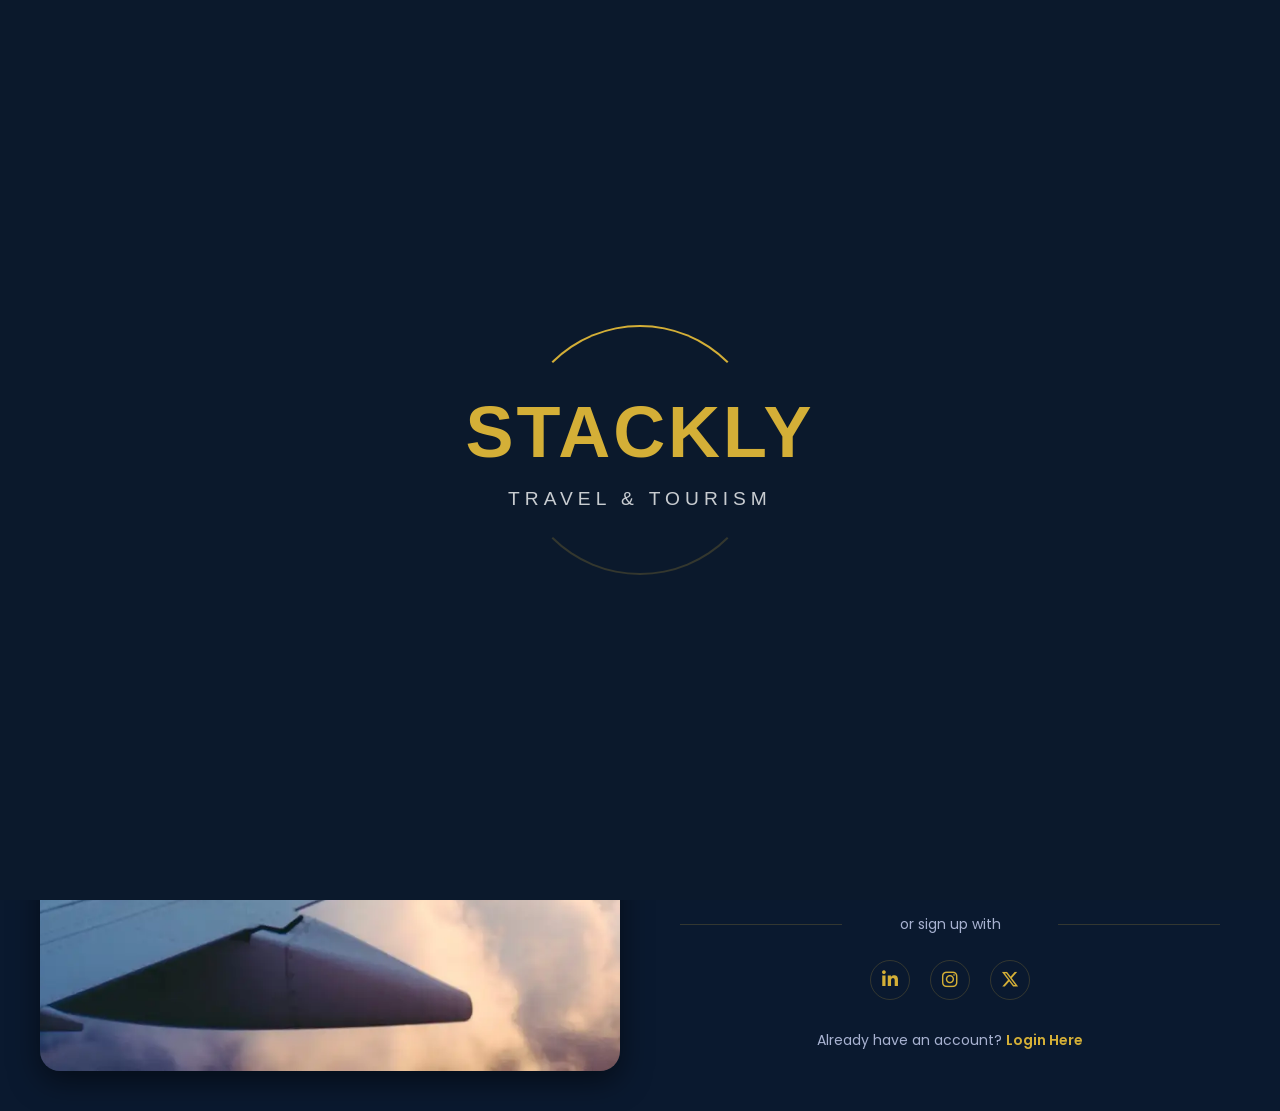
<file: register.html>
<!DOCTYPE html>
<html lang="en">

<head>
    <meta charset="UTF-8">
    <meta name="viewport" content="width=device-width, initial-scale=1.0">
    <title>Stackly Travel - Create Account</title>
    <link rel="stylesheet" href="common.css">

    <link rel="stylesheet" href="https://cdnjs.cloudflare.com/ajax/libs/font-awesome/6.5.2/css/all.min.css">
    <link href="https://fonts.googleapis.com/css2?family=Poppins:wght@400;500;600;700;800&display=swap"
        rel="stylesheet">

    <style>
        :root {
            --navy-blue: #0A192F;
            --gold: #D4AF37;
            --gold-faded: rgba(212, 175, 55, 0.2);
            --white: #FFFFFF;
            --navy-card-pill: #112240;
            --navy-input: #112240;
            --error-red: #ff4d4d;
        }

        * {
            margin: 0;
            padding: 0;
            box-sizing: border-box;
            font-family: 'Poppins', sans-serif;
        }

        body {
            background-color: var(--navy-blue);
            color: var(--white);
            overflow-x: hidden;
            position: relative;
        }

        .gold-text {
            color: var(--gold);
        }

        .gold-bg {
            background-color: var(--gold);
        }

        .navy-text {
            color: var(--navy-blue);
        }

        .text-white {
            color: var(--white);
        }

        .back-to-home {
            position: absolute;
            top: 30px;
            left: 40px;
            color: var(--gold);
            text-decoration: none;
            font-size: 16px;
            font-weight: 600;
            display: flex;
            align-items: center;
            gap: 10px;
            z-index: 100;
            transition: transform 0.3s ease, color 0.3s ease;
        }

        .back-to-home:hover {
            transform: translateX(-5px);
            color: #F3E5AB;
        }

        .login-page {
            min-height: 100vh;
            padding: 80px 20px 40px 20px;
            display: flex;
            justify-content: center;
            align-items: center;
        }

        .login-container {
            width: 100%;
            max-width: 1200px;
            margin: 0 auto;
            display: grid;
            grid-template-columns: 1fr 1fr;
            gap: 40px;
            align-items: center;
        }

        .login-image-wrapper {
            width: 100%;
            height: 100%;
            min-height: 600px;
            border-radius: 20px;
            overflow: hidden;
            box-shadow: 0 10px 30px rgba(0, 0, 0, 0.5);
            opacity: 0;
            transform: translateX(-40px);
            transition: opacity 0.8s ease-out, transform 0.8s ease-out;
            position: relative;
        }

        .login-image-wrapper.show {
            opacity: 1;
            transform: translateX(0);
        }

        .side-image {
            width: 100%;
            height: 100%;
            object-fit: cover;
            transition: transform 0.5s ease;
        }

        .login-image-wrapper:hover .side-image {
            transform: scale(1.1);
        }

        .image-overlay {
            position: absolute;
            top: 0;
            left: 0;
            width: 100%;
            height: 100%;
            background-color: rgba(10, 25, 47, 0.75);
            display: flex;
            flex-direction: column;
            justify-content: center;
            align-items: center;
            text-align: center;
            padding: 30px;
            opacity: 0;
            transition: opacity 0.5s ease;
        }

        .login-image-wrapper:hover .image-overlay {
            opacity: 1;
        }

        .overlay-title {
            font-size: 32px;
            font-weight: 800;
            margin-bottom: 10px;
            transform: translateY(20px);
            transition: transform 0.5s ease;
        }

        .overlay-desc {
            font-size: 16px;
            line-height: 1.5;
            transform: translateY(20px);
            transition: transform 0.5s ease;
            transition-delay: 0.1s;
        }

        .login-image-wrapper:hover .overlay-title,
        .login-image-wrapper:hover .overlay-desc {
            transform: translateY(0);
        }

        .login-form-wrapper {
            display: flex;
            flex-direction: column;
            gap: 15px;
            padding: 20px;
            opacity: 0;
            transform: translateX(40px);
            transition: opacity 0.8s ease-out, transform 0.8s ease-out;
            transition-delay: 0.2s;
        }

        .login-form-wrapper.show {
            opacity: 1;
            transform: translateX(0);
        }

        .form-branding {
            display: flex;
            align-items: center;
            justify-content: center;
            gap: 10px;
            margin-bottom: 5px;
            font-weight: 800;
            font-size: 20px;
        }

        .welcome-title {
            font-size: 32px;
            font-weight: 700;
            text-align: center;
        }

        .welcome-subtitle {
            font-size: 16px;
            color: #a8b2d1;
            text-align: center;
            margin-bottom: 15px;
        }

        .role-selector {
            display: flex;
            gap: 15px;
            margin-bottom: 15px;
        }

        .role-card {
            background-color: var(--navy-card-pill);
            border: 1px solid var(--gold-faded);
            border-radius: 12px;
            padding: 15px;
            cursor: pointer;
            flex: 1;
            display: flex;
            flex-direction: column;
            align-items: center;
            text-align: center;
            gap: 10px;
            transition: all 0.3s ease;
        }

        .role-card:hover {
            transform: translateY(-5px);
            border-color: rgba(212, 175, 55, 0.5);
        }

        .role-card.active {
            border-color: var(--gold);
            background-color: rgba(212, 175, 55, 0.1);
        }

        .role-card i {
            font-size: 28px;
        }

        .role-title {
            font-size: 16px;
            font-weight: 600;
        }

        .role-desc {
            font-size: 12px;
            color: #a8b2d1;
        }

        .login-form {
            display: flex;
            flex-direction: column;
            gap: 15px;
        }

        .form-group {
            display: flex;
            flex-direction: column;
            gap: 6px;
            position: relative;
        }

        .form-label {
            font-size: 14px;
            font-weight: 500;
            color: #e6f1ff;
        }

        .password-wrapper {
            position: relative;
            display: flex;
            align-items: center;
            width: 100%;
        }

        .form-control {
            width: 100%;
            background-color: var(--navy-input);
            color: var(--white);
            border: 1px solid var(--gold-faded);
            border-radius: 8px;
            padding: 14px 15px;
            font-size: 15px;
            transition: border-color 0.3s;
        }

        .form-control:focus {
            border-color: var(--gold);
            outline: none;
        }

        .form-control.error-input {
            border-color: var(--error-red);
        }

        .error-msg {
            color: var(--error-red);
            font-size: 12px;
            display: none;
            margin-top: 2px;
            font-weight: 500;
        }

        .password-toggle {
            position: absolute;
            right: 15px;
            cursor: pointer;
            color: #a8b2d1;
        }

        .login-button {
            border: none;
            border-radius: 8px;
            padding: 15px;
            font-size: 16px;
            font-weight: 700;
            cursor: pointer;
            transition: all 0.3s ease;
            margin-top: 5px;
        }

        .login-button:hover {
            background-color: #F3E5AB;
            transform: translateY(-2px);
        }

        .or-separator {
            text-align: center;
            color: #a8b2d1;
            position: relative;
            margin: 10px 0;
            font-size: 14px;
        }

        .or-separator::before,
        .or-separator::after {
            content: "";
            position: absolute;
            top: 50%;
            width: 30%;
            height: 1px;
            background-color: var(--gold-faded);
        }

        .or-separator::before {
            left: 0;
        }

        .or-separator::after {
            right: 0;
        }

        .social-login {
            display: flex;
            justify-content: center;
            gap: 20px;
        }

        .social-icon {
            display: flex;
            align-items: center;
            justify-content: center;
            width: 40px;
            height: 40px;
            border: 1px solid var(--gold-faded);
            border-radius: 50%;
            text-decoration: none;
            font-size: 18px;
            transition: all 0.3s ease;
        }

        .social-icon:hover {
            border-color: var(--gold);
            background-color: rgba(212, 175, 55, 0.1);
            transform: translateY(-3px);
        }

        .create-account {
            text-align: center;
            margin-top: 15px;
            font-size: 14px;
            color: #a8b2d1;
        }

        .create-account a {
            font-weight: 600;
            text-decoration: none;
        }

        .create-account a:hover {
            text-decoration: underline;
        }

        .logo img {
            width: 138px;
        }

        @media (max-width: 960px) {
            .back-to-home {
                top: 20px;
                left: 20px;
                font-size: 14px;
            }

            .login-page {
                padding-top: 70px;
            }

            .login-container {
                grid-template-columns: 1fr;
                gap: 30px;
            }

            .login-form-wrapper {
                padding: 10px;
                order: 1;
                transform: translateY(-40px);
            }

            .login-form-wrapper.show {
                transform: translateY(0);
            }

            .login-image-wrapper {
                min-height: 300px;
                order: 2;
                transform: translateY(40px);
            }

            .login-image-wrapper.show {
                transform: translateY(0);
            }

            .role-selector {
                flex-direction: column;
            }
        }
    </style>
</head>

<body>

    <div id="stackly-loader" class="stackly-loader">
        <div class="loader-content">
            <div class="loader-ring"></div>
            <h1 class="loader-brand">Stackly</h1>
            <p class="loader-tagline">Travel & Tourism</p>
        </div>
    </div>

    <a href="index.html" class="back-to-home">
        <i class="fa-solid fa-arrow-left"></i> Back to Home
    </a>

    <main class="login-page">
        <div class="login-container">

            <div class="login-image-wrapper anim-element">
                <img src="./asset/flight.webp" alt="Travel Airplane" class="side-image">
                <div class="image-overlay">
                    <h2 class="overlay-title gold-text">Explore the World</h2>
                    <p class="overlay-desc text-white">Join thousands of travelers and tour organizers today.</p>
                </div>
            </div>

            <div class="login-form-wrapper anim-element">

                <div class="logo">
                    <a href="index.html">
                        <img src="./asset/yellow_logo.webp" alt="logo"></a>
                </div>

                <h1 class="welcome-title">Join Us Today</h1>
                <p class="welcome-subtitle">Create an account to access your dashboard</p>

                <div class="role-selector">
                    <div class="role-card active Traveler" onclick="selectRole('Traveler')">
                        <i class="fa-solid fa-rocket gold-text"></i>
                        <span class="role-title">Traveler</span>
                        <span class="role-desc">Manage your trips, itineraries & bookings.</span>
                    </div>
                    <div class="role-card Organizer" onclick="selectRole('Tour Organizer')">
                        <i class="fa-solid fa-users-gear gold-text"></i>
                        <span class="role-title">Tour Organizer</span>
                        <span class="role-desc">Manage group tours, itineraries & bookings.</span>
                    </div>
                </div>

                <form id="registerForm" class="login-form" novalidate>

                    <div class="form-group">
                        <label for="fullname" class="form-label">Full Name</label>
                        <input type="text" id="fullname" class="form-control" placeholder="Enter full name">
                        <span class="error-msg" id="nameErrorMsg">Full name is required</span>
                    </div>

                    <div class="form-group">
                        <label for="email" class="form-label">Email Address</label>
                        <input type="email" id="email" class="form-control" placeholder="Enter email">
                        <span class="error-msg" id="emailErrorMsg">Valid email is required</span>
                    </div>

                    <div class="form-group">
                        <label for="password" class="form-label">Password</label>
                        <div class="password-wrapper">
                            <input type="password" id="password" class="form-control" placeholder="Create password">
                            <i class="fa-regular fa-eye password-toggle" id="togglePassword"></i>
                        </div>
                        <span class="error-msg" id="passwordErrorMsg">Password must be at least 6 characters</span>
                    </div>

                    <div class="form-group">
                        <label for="confirmPassword" class="form-label">Confirm Password</label>
                        <div class="password-wrapper">
                            <input type="password" id="confirmPassword" class="form-control"
                                placeholder="Confirm password">
                            <i class="fa-regular fa-eye password-toggle" id="toggleConfirmPassword"></i>
                        </div>
                        <span class="error-msg" id="confirmPasswordErrorMsg">Passwords do not match</span>
                    </div>

                    <button type="submit" class="login-button gold-bg navy-text">
                        Create Account as <span id="selectedRoleText">Traveler</span>
                    </button>
                </form>

                <div class="or-separator">or sign up with</div>
                <div class="social-login">
                    <a href="404page.html" class="social-icon gold-text"><i class="fa-brands fa-linkedin-in"></i></a>
                    <a href="404page.html" class="social-icon gold-text"><i class="fa-brands fa-instagram"></i></a>
                    <a href="404page.html" class="social-icon gold-text"><i class="fa-brands fa-x-twitter"></i></a>
                </div>

                <div class="create-account">
                    Already have an account? <a href="login.html" class="gold-text">Login Here</a>
                </div>
            </div>

        </div>
    </main>

   <script>
    document.addEventListener('DOMContentLoaded', () => {

        document.body.classList.add('loading-active');

        const loader = document.getElementById('stackly-loader');

        if (loader) {
            setTimeout(() => {
                loader.classList.add('fade-out');

                document.body.classList.remove('loading-active');

                setTimeout(() => {
                    loader.style.display = 'none';
                }, 600);

            }, 2000);
        }

    });

    function selectRole(roleName) {
        const travelerCard = document.querySelector('.Traveler');
        const organizerCard = document.querySelector('.Organizer');
        const buttonText = document.getElementById('selectedRoleText');

        travelerCard.classList.remove('active');
        organizerCard.classList.remove('active');

        if (roleName === 'Traveler') {
            travelerCard.classList.add('active');
            buttonText.innerText = 'Traveler';
        } else {
            organizerCard.classList.add('active');
            buttonText.innerText = 'Tour Organizer';
        }
    }

    function setupPasswordToggle(toggleId, inputId) {
        const toggleBtn = document.getElementById(toggleId);
        const inputField = document.getElementById(inputId);

        toggleBtn.addEventListener('click', function () {
            const type = inputField.getAttribute('type') === 'password' ? 'text' : 'password';
            inputField.setAttribute('type', type);
            this.classList.toggle('fa-eye');
            this.classList.toggle('fa-eye-slash');
        });
    }

    setupPasswordToggle('togglePassword', 'password');
    setupPasswordToggle('toggleConfirmPassword', 'confirmPassword');

    const registerForm = document.getElementById('registerForm');
    const fullnameField = document.getElementById('fullname');
    const emailField = document.getElementById('email');
    const passwordField = document.getElementById('password');
    const confirmPasswordField = document.getElementById('confirmPassword');

    const nameErrorMsg = document.getElementById('nameErrorMsg');
    const emailErrorMsg = document.getElementById('emailErrorMsg');
    const passwordErrorMsg = document.getElementById('passwordErrorMsg');
    const confirmPasswordErrorMsg = document.getElementById('confirmPasswordErrorMsg');

    const emailPattern = /^[^ ]+@[^ ]+\.[a-z]{2,3}$/;
    const namePattern = /^[A-Za-z\s]+$/; // ONLY LETTERS & SPACES

    registerForm.addEventListener('submit', function (event) {
        event.preventDefault();

        let isFormValid = true;

        // --- NAME VALIDATION UPDATED ---
        if (fullnameField.value.trim() === "") {
            fullnameField.classList.add('error-input');
            nameErrorMsg.innerText = "Full name is required";
            nameErrorMsg.style.display = "block";
            isFormValid = false;
        } else if (!fullnameField.value.match(namePattern)) {
            fullnameField.classList.add('error-input');
            nameErrorMsg.innerText = "Please enter letters only (No numbers)";
            nameErrorMsg.style.display = "block";
            isFormValid = false;
        } else {
            fullnameField.classList.remove('error-input');
            nameErrorMsg.style.display = "none";
        }

        // --- EMAIL VALIDATION ---
        if (emailField.value.trim() === "") {
            emailField.classList.add('error-input');
            emailErrorMsg.innerText = "Email cannot be empty";
            emailErrorMsg.style.display = "block";
            isFormValid = false;
        } else if (!emailField.value.match(emailPattern)) {
            emailField.classList.add('error-input');
            emailErrorMsg.innerText = "Please enter a valid email address";
            emailErrorMsg.style.display = "block";
            isFormValid = false;
        } else {
            emailField.classList.remove('error-input');
            emailErrorMsg.style.display = "none";
        }

        // --- PASSWORD VALIDATION ---
        const pwdLength = passwordField.value.trim().length;
        if (pwdLength === 0) {
            passwordField.classList.add('error-input');
            passwordErrorMsg.innerText = "Password cannot be empty";
            passwordErrorMsg.style.display = "block";
            isFormValid = false;
        } else if (pwdLength < 6) {
            passwordField.classList.add('error-input');
            passwordErrorMsg.innerText = "Password must be at least 6 characters";
            passwordErrorMsg.style.display = "block";
            isFormValid = false;
        } else {
            passwordField.classList.remove('error-input');
            passwordErrorMsg.style.display = "none";
        }

        // --- CONFIRM PASSWORD VALIDATION ---
        if (confirmPasswordField.value.trim() === "") {
            confirmPasswordField.classList.add('error-input');
            confirmPasswordErrorMsg.innerText = "Please confirm your password";
            confirmPasswordErrorMsg.style.display = "block";
            isFormValid = false;
        } else if (confirmPasswordField.value !== passwordField.value) {
            confirmPasswordField.classList.add('error-input');
            confirmPasswordErrorMsg.innerText = "Passwords do not match";
            confirmPasswordErrorMsg.style.display = "block";
            isFormValid = false;
        } else {
            confirmPasswordField.classList.remove('error-input');
            confirmPasswordErrorMsg.style.display = "none";
        }

        // --- SUCCESS REDIRECT ---
        if (isFormValid) {
            window.location.href = 'login.html'
        }
    });

    const inputs = [fullnameField, emailField, passwordField, confirmPasswordField];
    const errors = [nameErrorMsg, emailErrorMsg, passwordErrorMsg, confirmPasswordErrorMsg];

    inputs.forEach((input, index) => {
        input.addEventListener('input', () => {
            input.classList.remove('error-input');
            errors[index].style.display = 'none';
        });
    });

    document.addEventListener('DOMContentLoaded', () => {
        const animElements = document.querySelectorAll('.anim-element');

        const observer = new IntersectionObserver((entries) => {
            entries.forEach(entry => {
                if (entry.isIntersecting) {
                    entry.target.classList.add('show');
                    observer.unobserve(entry.target);
                }
            });
        }, { threshold: 0.1 });

        animElements.forEach(el => observer.observe(el));
    });
</script>
</body>

</html>
</file>
<file: style.css>
.hero-section {
  position: relative;
  width: 100%;
  min-height: 100vh;
  display: flex;
  justify-content: center;
  align-items: center;
  overflow: hidden;
  background-color: var(--navy-blue);
  padding-top: 60px;
}

.hero-slider,
.overlay-gradient,
.animated-bg-elements {
  position: absolute;
  top: 0;
  left: 0;
  width: 100%;
  height: 100%;
}

.hero-slider {
  z-index: 1;
}

.overlay-gradient {
  background: linear-gradient(
    to bottom,
    rgba(10, 25, 47, 0.4) 0%,
    rgba(10, 25, 47, 0.8) 100%
  );
  z-index: 2;
}

.animated-bg-elements {
  z-index: 3;
  pointer-events: none;
}

.slide {
  position: absolute;
  top: 0;
  left: 0;
  width: 100%;
  height: 100%;
  background-size: cover;
  background-position: center;
  opacity: 0;
  transition:
    opacity 1.5s ease-in-out,
    transform 10s linear;
  transform: scale(1);
}

.slide.active {
  opacity: 1;
  transform: scale(1.05);
}

.cloud {
  position: absolute;
  background: rgba(255, 255, 255, 0.2);
  border-radius: 50px;
  filter: blur(10px);
}

.cloud-1 {
  width: 150px;
  height: 40px;
  top: 15%;
  left: -20%;
  animation: floatClouds 35s linear infinite;
}
.cloud-2 {
  width: 250px;
  height: 60px;
  top: 25%;
  left: -30%;
  animation: floatClouds 45s linear infinite 5s;
}
.cloud-3 {
  width: 100px;
  height: 30px;
  top: 10%;
  left: -10%;
  animation: floatClouds 25s linear infinite 10s;
}

.bird {
  position: absolute;
  color: rgba(255, 255, 255, 0.6);
  font-size: 14px;
}
.bird-1 {
  top: 20%;
  left: -5%;
  animation: flyBirds 20s linear infinite;
}
.bird-2 {
  top: 22%;
  left: -8%;
  animation: flyBirds 22s linear infinite 2s;
  font-size: 10px;
}
.bird-3 {
  top: 18%;
  left: -12%;
  animation: flyBirds 25s linear infinite 5s;
  font-size: 18px;
}

.parallax-mountains {
  position: absolute;
  bottom: -50px;
  left: 0;
  width: 100%;
  height: 300px;
  background-image: url('data:image/svg+xml;utf8,<svg xmlns="http://www.w3.org/2000/svg" viewBox="0 0 1440 320"><path fill="%230A192F" fill-opacity="1" d="M0,224L48,213.3C96,203,192,181,288,181.3C384,181,480,203,576,192C672,181,768,139,864,138.7C960,139,1056,181,1152,197.3C1248,213,1344,203,1392,197.3L1440,192L1440,320L1392,320C1344,320,1248,320,1152,320C1056,320,960,320,864,320C768,320,672,320,576,320C480,320,384,320,288,320C192,320,96,320,48,320L0,320Z"></path></svg>');
  background-size: cover;
  background-position: bottom;
  z-index: 4;
}

.hero-content {
  position: relative;
  z-index: 5;
  text-align: center;
  max-width: 1000px;
  padding: 0 20px;
  width: 100%;
}

.hero-title {
  font-size: 56px;
  font-weight: 800;
  color: var(--white);
  line-height: 1.2;
  margin-bottom: 20px;
  text-shadow: 2px 4px 10px rgba(0, 0, 0, 0.5);
  animation: slideUpFade 1s ease-out;
}

.hero-subtitle {
  font-size: 18px;
  color: #e6f1ff;
  margin-bottom: 40px;
  line-height: 1.6;
  max-width: 800px;
  margin-inline: auto;
  animation: slideUpFade 1s ease-out 0.2s backwards;
}

.hero-cta-group {
  display: flex;
  justify-content: center;
  gap: 20px;
  margin-bottom: 50px;
  animation: slideUpFade 1s ease-out 0.4s backwards;
}

.glow-btn {
  padding: 15px 35px;
  border-radius: 30px;
  font-size: 16px;
  font-weight: 700;
  text-decoration: none;
  transition: all 0.3s ease;
  display: flex;
  align-items: center;
  gap: 10px;
}

.primary-glow {
  background-color: var(--gold);
  color: var(--navy-blue);
  box-shadow: 0 0 20px var(--gold-glow);
}

.primary-glow:hover {
  transform: translateY(-3px);
  box-shadow:
    0 0 30px var(--gold),
    0 0 10px var(--white);
}

.secondary-glow {
  background-color: transparent;
  color: var(--white);
  border: 2px solid var(--gold);
}

.secondary-glow:hover {
  background-color: var(--gold);
  color: var(--navy-blue);
  box-shadow: 0 0 20px var(--gold-glow);
}

.glass-search-bar {
  background: var(--glass-bg);
  backdrop-filter: blur(15px);
  -webkit-backdrop-filter: blur(15px);
  border: 1px solid var(--glass-border);
  border-radius: 50px;
  padding: 10px;
  display: flex;
  align-items: center;
  justify-content: space-between;
  box-shadow: 0 8px 32px rgba(0, 0, 0, 0.3);
  animation: slideUpFade 1s ease-out 0.6s backwards;
  width: 100%;
}

.search-field-group {
  position: relative;
  flex: 1;
  display: flex;
  flex-direction: column;
}

.search-field {
  display: flex;
  align-items: center;
  gap: 12px;
  padding: 10px 20px;
  border-radius: 30px;
  border: 1px solid transparent;
  transition: all 0.3s ease;
}

.search-field.error-border {
  border: 1px solid #ff4d4d;
  background: rgba(255, 77, 77, 0.1);
}

.search-error {
  color: #ff4d4d;
  font-size: 12px;
  font-weight: 600;
  position: absolute;
  bottom: -25px;
  left: 20px;
  background-color: rgba(10, 25, 47, 0.9);
  padding: 2px 10px;
  border-radius: 4px;
  display: none;
  white-space: nowrap;
}

.search-field i {
  color: var(--gold);
  font-size: 18px;
}

.search-field input {
  background: transparent;
  border: none;
  color: var(--white);
  font-size: 15px;
  width: 100%;
  outline: none;
  font-family: "Poppins", sans-serif;
}

.search-field input::placeholder {
  color: rgba(255, 255, 255, 0.7);
}

.search-field input[type="date"]::-webkit-calendar-picker-indicator {
  filter: invert(1);
  cursor: pointer;
}

.search-divider {
  width: 1px;
  height: 30px;
  background-color: rgba(255, 255, 255, 0.3);
}

.search-submit {
  background-color: var(--gold);
  color: var(--navy-blue);
  border: none;
  border-radius: 40px;
  padding: 15px 30px;
  font-size: 16px;
  font-weight: 700;
  cursor: pointer;
  transition: all 0.3s ease;
  display: flex;
  align-items: center;
  gap: 8px;
}

.search-submit:hover {
  background-color: #f3e5ab;
  box-shadow: 0 0 15px var(--gold-glow);
}

@keyframes slideUpFade {
  0% {
    opacity: 0;
    transform: translateY(30px);
  }
  100% {
    opacity: 1;
    transform: translateY(0);
  }
}

@keyframes floatClouds {
  0% {
    transform: translateX(0);
  }
  100% {
    transform: translateX(120vw);
  }
}

@keyframes flyBirds {
  0% {
    transform: translate(0, 0) rotate(15deg);
  }
  25% {
    transform: translate(30vw, -20px) rotate(10deg);
  }
  50% {
    transform: translate(60vw, 10px) rotate(15deg);
  }
  75% {
    transform: translate(90vw, -10px) rotate(10deg);
  }
  100% {
    transform: translate(120vw, 0) rotate(15deg);
  }
}

@media (max-width: 960px) {
  .hero-title {
    font-size: 36px;
  }
  .hero-subtitle {
    font-size: 15px;
  }

  .glass-search-bar {
    flex-direction: column;
    border-radius: 20px;
    padding: 20px;
    gap: 25px;
  }

  .search-divider {
    display: none;
  }

  .search-field-group {
    width: 100%;
  }
  .search-field {
    width: 100%;
  }

  .search-error {
    bottom: -20px;
    left: 10px;
  }

  .search-submit {
    width: 100%;
    justify-content: center;
    margin-top: 5px;
  }

  .hero-cta-group {
    flex-direction: column;
    width: 100%;
    max-width: 300px;
    margin-inline: auto;
  }

  .glow-btn {
    justify-content: center;
  }
}

@media (max-width: 600px) {
  .hero-title {
    font-size: 28px;
  }
  .parallax-mountains {
    height: 150px;
  }
  .hero-content {
    padding-top: 90px;
    padding-bottom: 20px;
  }
}

.destinations-section {
  background-color: var(--navy-blue);
  padding: 60px 5%;
  color: var(--white);
  position: relative;
  z-index: 10;
}

.section-header {
  text-align: center;
  margin-bottom: 60px;
}

.section-title {
  font-size: 40px;
  font-weight: 800;
  color: var(--white);
  margin-bottom: 15px;
}

.title-underline {
  width: 100px;
  height: 4px;
  background: var(--gold);
  margin: 0 auto;
  border-radius: 2px;
  box-shadow: 0 0 10px var(--gold-glow);
}

.section-subtitle {
  margin-top: 15px;
  font-size: 16px;
  color: rgba(255, 255, 255, 0.7);
  max-width: 600px;
  margin-inline: auto;
}

.dest-grid {
  display: grid;
  grid-template-columns: repeat(auto-fit, minmax(320px, 1fr));
  gap: 30px;
  max-width: 1400px;
  margin: 0 auto;
}

.dest-card {
  position: relative;
  height: 420px;
  border-radius: 20px;
  overflow: hidden;
  cursor: pointer;
  box-shadow: 0 10px 30px rgba(0, 0, 0, 0.3);
  border: 1px solid rgba(212, 175, 55, 0.1);
  transform: perspective(1000px) translateZ(0);
  transition:
    transform 0.4s ease,
    box-shadow 0.4s ease;
}

.dest-card:hover {
  transform: perspective(1000px) translateZ(10px) translateY(-10px);
  box-shadow:
    0 20px 40px rgba(0, 0, 0, 0.5),
    0 0 20px rgba(212, 175, 55, 0.2);
  border-color: rgba(212, 175, 55, 0.4);
}

.dest-img {
  position: absolute;
  width: 100%;
  height: 100%;
  object-fit: cover;
  transition: transform 0.6s cubic-bezier(0.25, 0.46, 0.45, 0.94);
}

.dest-card:hover .dest-img {
  transform: scale(1.15);
}

.dest-overlay {
  position: absolute;
  inset: 0;
  background: linear-gradient(
    to top,
    rgba(10, 25, 47, 0.95) 0%,
    rgba(10, 25, 47, 0.4) 40%,
    transparent 100%
  );
  transition: background 0.4s ease;
}

.dest-card:hover .dest-overlay {
  background: linear-gradient(
    to top,
    rgba(10, 25, 47, 0.95) 0%,
    rgba(10, 25, 47, 0.7) 60%,
    transparent 100%
  );
}

.dest-content {
  position: absolute;
  bottom: 0;
  left: 0;
  width: 100%;
  padding: 30px 25px;
  transform: translateY(70px);
  transition: transform 0.5s cubic-bezier(0.25, 0.46, 0.45, 0.94);
}

.dest-card:hover .dest-content {
  transform: translateY(0);
}

.dest-name {
  font-size: 26px;
  font-weight: 700;
  margin-bottom: 15px;
  color: var(--white);
  transition: color 0.3s ease;
}

.dest-card:hover .dest-name {
  color: var(--gold);
}

.dest-hidden-content {
  opacity: 0;
  transform: translateY(20px);
  transition:
    opacity 0.4s ease,
    transform 0.4s ease;
}

.dest-card:hover .dest-hidden-content {
  opacity: 1;
  transform: translateY(0);
}

.dest-meta {
  display: flex;
  justify-content: space-between;
  align-items: center;
  margin-bottom: 20px;
  font-size: 15px;
  font-weight: 600;
}

.dest-rating i {
  color: var(--gold);
  margin-right: 5px;
}

.dest-price {
  color: var(--gold);
  background: rgba(212, 175, 55, 0.1);
  padding: 5px 12px;
  border-radius: 20px;
  border: 1px solid rgba(212, 175, 55, 0.3);
}

.dest-btn {
  display: block;
  width: 100%;
  text-align: center;
  background-color: var(--gold);
  color: var(--navy-blue);
  padding: 12px;
  border-radius: 30px;
  font-weight: 700;
  text-decoration: none;
  transition:
    background-color 0.3s ease,
    transform 0.3s ease;
}

.dest-btn:hover {
  background-color: #f3e5ab;
  transform: translateY(-2px);
}

.scroll-anim {
  opacity: 0;
  transform: translateY(50px);
  transition:
    opacity 0.8s ease,
    transform 0.8s ease;
}

.scroll-anim.show {
  opacity: 1;
  transform: translateY(0);
}

@media (max-width: 768px) {
  .section-title {
    font-size: 30px;
  }

  .dest-grid {
    grid-template-columns: 1fr;
  }

  .dest-card {
    height: 380px;
  }

  .dest-content {
    transform: translateY(0);
  }

  .dest-hidden-content {
    opacity: 1;
    transform: translateY(0);
  }

  .dest-card:hover {
    transform: none;
  }

  .dest-name {
    color: var(--gold);
  }
}

.why-section {
  background-color: var(--navy-blue);
  padding: 120px 5%;
  position: relative;
  z-index: 10;
}

.why-container {
  max-width: 1400px;
  margin: 0 auto;
  display: flex;
  align-items: flex-start;
  gap: 60px;
}

.why-left {
  flex: 1;
  position: sticky;
  top: 120px;
  height: max-content;
}

.why-right {
  flex: 1.2;
  display: flex;
  flex-direction: column;
  gap: 40px;
  padding-bottom: 50px;
}

.gold-subtitle {
  color: var(--gold);
  font-size: 16px;
  font-weight: 700;
  text-transform: uppercase;
  letter-spacing: 2px;
  margin-bottom: 15px;
}

.why-title {
  font-size: 48px;
  font-weight: 800;
  color: var(--white);
  line-height: 1.2;
  margin-bottom: 25px;
}

.why-desc {
  font-size: 16px;
  color: rgba(255, 255, 255, 0.7);
  line-height: 1.7;
  margin-bottom: 40px;
  max-width: 500px;
}

.stats-grid {
  display: grid;
  grid-template-columns: repeat(2, 1fr);
  gap: 30px;
}

.stat-item {
  padding-right: 20px;
  border-right: 1px solid rgba(212, 175, 55, 0.2);
}

.stat-number {
  font-size: 40px;
  font-weight: 800;
  color: var(--gold);
  margin-bottom: 5px;
  display: flex;
  align-items: center;
}

.stat-text {
  font-size: 14px;
  color: var(--white);
  font-weight: 500;
}

.glass-card {
  background: rgba(255, 255, 255, 0.03);
  backdrop-filter: blur(20px);
  -webkit-backdrop-filter: blur(20px);
  border: 1px solid rgba(212, 175, 55, 0.15);
  border-radius: 20px;
  overflow: hidden;
  box-shadow: 0 10px 30px rgba(0, 0, 0, 0.2);
  transition: all 0.4s ease;
  display: flex;
  flex-direction: column;
}

.glass-card:hover {
  transform: translateY(-10px);
  border-color: rgba(212, 175, 55, 0.5);
  box-shadow: 0 20px 40px rgba(0, 0, 0, 0.4);
  background: rgba(255, 255, 255, 0.05);
}

.card-img-wrapper {
  position: relative;
  width: 100%;
  height: 220px;
  overflow: hidden;
}

.card-img {
  width: 100%;
  height: 100%;
  object-fit: cover;
  transition: transform 0.6s ease;
}

.glass-card:hover .card-img {
  transform: scale(1.1);
}

.card-icon {
  position: absolute;
  bottom: -25px;
  right: 30px;
  width: 60px;
  height: 60px;
  background: var(--navy-blue);
  border: 2px solid var(--gold);
  border-radius: 50%;
  display: flex;
  justify-content: center;
  align-items: center;
  z-index: 2;
  box-shadow: 0 5px 15px rgba(0, 0, 0, 0.5);
  transition:
    transform 0.4s ease,
    background 0.4s ease;
}

.card-icon i {
  font-size: 24px;
  color: var(--gold);
  transition: color 0.4s ease;
}

.glass-card:hover .card-icon {
  background: var(--gold);
  transform: rotate(10deg);
}

.glass-card:hover .card-icon i {
  color: var(--navy-blue);
}

.card-body {
  padding: 40px 30px 30px 30px;
}

.card-title {
  font-size: 24px;
  font-weight: 700;
  color: var(--white);
  margin-bottom: 12px;
}

.card-desc {
  font-size: 15px;
  color: rgba(255, 255, 255, 0.7);
  line-height: 1.6;
}

@media (max-width: 1100px) {
  .why-title {
    font-size: 38px;
  }
  .why-container {
    gap: 40px;
  }
}

@media (max-width: 960px) {
  .why-container {
    flex-direction: column;
  }

  .why-left {
    position: relative;
    top: 0;
    margin-bottom: 30px;
  }

  .why-desc {
    max-width: 100%;
  }

  .stats-grid {
    grid-template-columns: repeat(2, 1fr);
    border-bottom: 1px solid rgba(212, 175, 55, 0.2);
    padding-bottom: 40px;
  }

  .stat-item {
    border-right: none;
    border-left: 3px solid var(--gold);
    padding-left: 15px;
  }

  .why-right {
    width: 100%;
  }
}

@media (max-width: 600px) {
  .why-title {
    font-size: 32px;
  }

  .stats-grid {
    grid-template-columns: 1fr;
    gap: 25px;
  }

  .card-img-wrapper {
    height: 180px;
  }

  .card-body {
    padding: 35px 20px 25px 20px;
  }
}

.packages-section {
  background-color: var(--navy-blue);
  padding: 70px 5%;
  position: relative;
  z-index: 10;
}

.packages-grid {
  display: grid;
  grid-template-columns: repeat(auto-fit, minmax(320px, 1fr));
  gap: 40px;
  max-width: 1400px;
  margin: 60px auto 0;
}

.flip-card {
  background-color: transparent;
  width: 100%;
  height: 450px;
  perspective: 1000px;
  cursor: pointer;
}

.flip-card-inner {
  position: relative;
  width: 100%;
  height: 100%;
  text-align: center;
  transition: transform 0.8s;
  transform-style: preserve-3d;
  border-radius: 20px;
  box-shadow: 0 10px 30px rgba(0, 0, 0, 0.4);
}

.flip-card:hover .flip-card-inner {
  transform: rotateY(180deg);
}

.flip-card-front,
.flip-card-back {
  position: absolute;
  width: 100%;
  height: 100%;
  -webkit-backface-visibility: hidden;
  backface-visibility: hidden;
  border-radius: 20px;
  overflow: hidden;
}

.flip-card-front img {
  width: 100%;
  height: 100%;
  object-fit: cover;
}

.front-overlay {
  position: absolute;
  inset: 0;
  background: linear-gradient(
    to top,
    rgba(10, 25, 47, 0.9) 0%,
    rgba(10, 25, 47, 0.2) 50%,
    transparent 100%
  );
}

.front-title {
  position: absolute;
  bottom: 30px;
  left: 0;
  width: 100%;
  color: var(--white);
  font-size: 28px;
  font-weight: 800;
  padding: 0 20px;
  text-shadow: 2px 2px 10px rgba(0, 0, 0, 0.5);
}

.flip-card-back {
  background-color: #112240;
  color: var(--white);
  transform: rotateY(180deg);
  border: 2px solid var(--gold);
  display: flex;
  flex-direction: column;
  padding: 40px 30px;
  text-align: left;
}

.back-title {
  font-size: 24px;
  color: var(--gold);
  margin-bottom: 20px;
  font-weight: 700;
}

.back-meta {
  display: flex;
  flex-direction: column;
  gap: 10px;
  margin-bottom: 25px;
  padding-bottom: 20px;
  border-bottom: 1px solid rgba(212, 175, 55, 0.2);
}

.back-meta span {
  font-size: 16px;
  font-weight: 500;
  display: flex;
  align-items: center;
  gap: 10px;
}

.back-meta span i {
  color: var(--gold);
}

.back-price {
  font-size: 28px !important;
  font-weight: 800 !important;
  color: var(--white);
}

.back-features {
  list-style: none;
  margin-bottom: auto;
  display: flex;
  flex-direction: column;
  gap: 12px;
}

.back-features li {
  font-size: 15px;
  color: rgba(255, 255, 255, 0.8);
  display: flex;
  align-items: center;
  gap: 12px;
}

.back-features li i {
  color: var(--gold);
  font-size: 14px;
}

.back-btn {
  display: block;
  text-align: center;
  background-color: var(--gold);
  color: var(--navy-blue);
  padding: 15px;
  border-radius: 30px;
  font-weight: 700;
  font-size: 16px;
  text-decoration: none;
  transition: all 0.3s ease;
  margin-top: 25px;
}

.back-btn:hover {
  background-color: #f3e5ab;
  transform: translateY(-3px);
  box-shadow: 0 5px 15px rgba(212, 175, 55, 0.4);
}

@media (max-width: 960px) {
  .packages-grid {
    grid-template-columns: 1fr;
    gap: 30px;
    max-width: 450px;
  }

  .flip-card {
    height: 420px;
  }
}

.categories-section {
  background-color: var(--navy-blue);
  padding: 70px 5%;
  position: relative;
  z-index: 10;
}

.categories-grid {
  display: flex;
  flex-wrap: wrap;
  justify-content: center;
  gap: 40px;
  max-width: 1400px;
  margin: 60px auto 0;
}

.cat-card {
  position: relative;
  width: 220px;
  height: 220px;
  background: rgba(255, 255, 255, 0.03);
  border: 2px solid rgba(212, 175, 55, 0.2);
  border-radius: 50%;
  display: flex;
  flex-direction: column;
  justify-content: center;
  align-items: center;
  overflow: hidden;
  cursor: pointer;
  box-shadow: 0 10px 30px rgba(0, 0, 0, 0.3);
  transition: all 0.5s cubic-bezier(0.4, 0, 0.2, 1);
}

.cat-bg {
  position: absolute;
  top: 0;
  left: 0;
  width: 100%;
  height: 100%;
  opacity: 0;
  transition: opacity 0.5s ease;
  z-index: 1;
}

.cat-bg img {
  width: 100%;
  height: 100%;
  object-fit: cover;
}

.cat-overlay {
  position: absolute;
  inset: 0;
  background: linear-gradient(
    to top,
    rgba(10, 25, 47, 0.95) 0%,
    rgba(10, 25, 47, 0.4) 100%
  );
}

.cat-icon-wrapper {
  position: absolute;
  z-index: 2;
  display: flex;
  flex-direction: column;
  align-items: center;
  gap: 15px;
  transition: all 0.5s cubic-bezier(0.4, 0, 0.2, 1);
}

.cat-icon-wrapper i {
  font-size: 45px;
  color: var(--gold);
  transition: transform 0.6s cubic-bezier(0.4, 0, 0.2, 1);
}

.cat-initial-title {
  font-size: 20px;
  font-weight: 600;
  color: var(--white);
  transition: opacity 0.3s ease;
}

.cat-content {
  position: absolute;
  bottom: -100px;
  left: 0;
  width: 100%;
  padding: 20px;
  text-align: center;
  z-index: 3;
  opacity: 0;
  transition: all 0.5s cubic-bezier(0.4, 0, 0.2, 1);
}

.cat-hover-title {
  font-size: 22px;
  color: var(--gold);
  font-weight: 700;
  margin-bottom: 10px;
}

.cat-content p {
  font-size: 13px;
  color: rgba(255, 255, 255, 0.8);
  line-height: 1.4;
  margin-bottom: 15px;
}

.cat-btn {
  display: inline-flex;
  justify-content: center;
  align-items: center;
  width: 40px;
  height: 40px;
  background: var(--gold);
  color: var(--navy-blue);
  border-radius: 50%;
  text-decoration: none;
  transition:
    transform 0.3s ease,
    background 0.3s ease;
}

.cat-btn:hover {
  background: #f3e5ab;
  transform: scale(1.1);
}

.cat-card:hover,
.cat-card.active {
  width: 260px;
  height: 320px;
  border-radius: 20px;
  border-color: var(--gold);
  transform: translateY(-10px);
  box-shadow:
    0 20px 40px rgba(0, 0, 0, 0.5),
    0 0 20px rgba(212, 175, 55, 0.3);
}

.cat-card:hover .cat-bg,
.cat-card.active .cat-bg {
  opacity: 1;
}

.cat-card:hover .cat-icon-wrapper,
.cat-card.active .cat-icon-wrapper {
  transform: translateY(-110px);
}

.cat-card:hover .cat-icon-wrapper i,
.cat-card.active .cat-icon-wrapper i {
  transform: rotate(360deg) scale(0.8);
}

.cat-card:hover .cat-initial-title,
.cat-card.active .cat-initial-title {
  opacity: 0;
}

.cat-card:hover .cat-content,
.cat-card.active .cat-content {
  bottom: 20px;
  opacity: 1;
}

@media (max-width: 960px) {
  .categories-grid {
    gap: 20px;
  }

  .cat-card {
    width: 160px;
    height: 160px;
  }

  .cat-icon-wrapper i {
    font-size: 35px;
  }

  .cat-initial-title {
    font-size: 16px;
  }

  .cat-card:hover,
  .cat-card.active {
    width: 100%;
    max-width: 300px;
    height: 280px;
  }

  .cat-card:hover .cat-icon-wrapper,
  .cat-card.active .cat-icon-wrapper {
    transform: translateY(-90px);
  }
}

.timeline-section {
  background-color: var(--navy-blue);
  padding: 120px 5%;
  position: relative;
  z-index: 10;
  overflow: hidden;
}

.timeline-container {
  position: relative;
  max-width: 1000px;
  margin: 60px auto 0;
  padding: 40px 0;
}

.timeline-line {
  position: absolute;
  top: 0;
  bottom: 0;
  left: 50%;
  transform: translateX(-50%);
  width: 4px;
  background: rgba(212, 175, 55, 0.2);
  border-radius: 4px;
}

.timeline-progress {
  position: absolute;
  top: 0;
  left: 0;
  width: 100%;
  height: 0;
  background: var(--gold);
  border-radius: 4px;
  box-shadow: 0 0 15px var(--gold-glow);
}

.timeline-item {
  position: relative;
  width: 50%;
  padding: 20px 50px;
  margin-bottom: 50px;
}

.timeline-item.left {
  left: 0;
  text-align: right;
}

.timeline-item.right {
  left: 50%;
  text-align: left;
}

.timeline-dot {
  position: absolute;
  top: 30px;
  width: 50px;
  height: 50px;
  background: var(--navy-blue);
  border: 3px solid var(--gold);
  border-radius: 50%;
  display: flex;
  justify-content: center;
  align-items: center;
  z-index: 15;
  box-shadow: 0 0 15px rgba(0, 0, 0, 0.5);
  transition: all 0.4s ease;
}

.timeline-item.left .timeline-dot {
  right: -25px;
}

.timeline-item.right .timeline-dot {
  left: -25px;
}

.timeline-dot i {
  color: var(--gold);
  font-size: 20px;
  transition: all 0.4s ease;
}

.timeline-item:hover .timeline-dot {
  background: var(--gold);
  transform: scale(1.1);
  box-shadow: 0 0 20px var(--gold-glow);
}

.timeline-item:hover .timeline-dot i {
  color: var(--navy-blue);
}

.card-with-img {
  position: relative;
  border: 1px solid rgba(212, 175, 55, 0.15);
  border-radius: 20px;
  overflow: hidden;
  height: 260px;
  box-shadow: 0 10px 30px rgba(0, 0, 0, 0.3);
  transition:
    transform 0.4s ease,
    border-color 0.4s ease,
    box-shadow 0.4s ease;
}

.timeline-card-img {
  position: absolute;
  inset: 0;
  width: 100%;
  height: 100%;
  object-fit: cover;
  transition: transform 0.6s ease;
  z-index: 1;
}

.card-img-overlay {
  position: absolute;
  inset: 0;
  background: linear-gradient(
    to top,
    rgba(10, 25, 47, 0.95) 0%,
    rgba(10, 25, 47, 0.75) 100%
  );
  z-index: 2;
  transition: background 0.4s ease;
}

.card-inner-text {
  position: relative;
  z-index: 3;
  padding: 35px;
  height: 100%;
  display: flex;
  flex-direction: column;
  justify-content: center;
}

.timeline-item.left .card-inner-text {
  align-items: flex-end;
}

.timeline-item.right .card-inner-text {
  align-items: flex-start;
}

.timeline-item:hover .card-with-img {
  transform: translateY(-8px);
  border-color: rgba(212, 175, 55, 0.4);
  box-shadow: 0 15px 35px rgba(0, 0, 0, 0.5);
}

.timeline-item:hover .timeline-card-img {
  transform: scale(1.08);
}

.timeline-item:hover .card-img-overlay {
  background: linear-gradient(
    to top,
    rgba(10, 25, 47, 0.9) 0%,
    rgba(10, 25, 47, 0.6) 100%
  );
}

.step-num {
  display: inline-block;
  background: rgba(212, 175, 55, 0.1);
  color: var(--gold);
  padding: 5px 14px;
  border-radius: 20px;
  font-size: 13px;
  font-weight: 700;
  margin-bottom: 15px;
  border: 1px solid rgba(212, 175, 55, 0.3);
}

.timeline-title {
  font-size: 24px;
  font-weight: 700;
  color: var(--white);
  margin-bottom: 12px;
}

.timeline-item:hover .timeline-title {
  color: var(--gold);
}

.timeline-desc {
  font-size: 14px;
  color: rgba(255, 255, 255, 0.75);
  line-height: 1.6;
  max-width: 400px;
}

@media (max-width: 960px) {
  .timeline-line {
    left: 30px;
  }

  .timeline-item {
    width: 100%;
    padding: 20px 0 20px 80px;
    margin-bottom: 30px;
  }

  .timeline-item.left,
  .timeline-item.right {
    left: 0;
    text-align: left;
  }

  .timeline-item.left .timeline-dot,
  .timeline-item.right .timeline-dot {
    left: 5px;
    right: auto;
  }

  .timeline-item.left .card-inner-text {
    align-items: flex-start;
  }

  .card-with-img {
    height: auto;
    min-height: 220px;
  }

  .timeline-desc {
    max-width: 100%;
  }
}

.testimonials-carousel-section {
  background-color: var(--navy-blue);
  padding: 70px 0;
  overflow: hidden;
  position: relative;
  z-index: 10;
}

.carousel-container {
  width: 100%;
  max-width: 1400px;
  margin: 60px auto 0;
  position: relative;
  padding: 0 5%;
}

.carousel-track {
  display: flex;
  gap: 30px;
  width: max-content;
  will-change: transform;
}

.testi-card-glass {
  flex: 0 0 400px;
  background: rgba(255, 255, 255, 0.03);
  backdrop-filter: blur(15px);
  -webkit-backdrop-filter: blur(15px);
  border: 1px solid rgba(212, 175, 55, 0.15);
  border-radius: 20px;
  padding: 30px;
  display: flex;
  flex-direction: column;
  gap: 20px;
  box-shadow: 0 10px 30px rgba(0, 0, 0, 0.2);
  cursor: grab;
  transition: all 0.3s ease;
}

.testi-card-glass:hover {
  border-color: rgba(212, 175, 55, 0.5);
  background: rgba(255, 255, 255, 0.05);
  transform: translateY(-5px);
}

.testi-header {
  display: flex;
  align-items: center;
  gap: 15px;
  position: relative;
}

.testi-avatar {
  width: 65px;
  height: 65px;
  border-radius: 50%;
  border: 2px solid var(--gold);
  object-fit: cover;
}

.testi-info {
  display: flex;
  flex-direction: column;
  gap: 3px;
}

.testi-name {
  font-size: 18px;
  font-weight: 700;
  color: var(--white);
}

.testi-location {
  font-size: 13px;
  color: var(--gold);
  display: flex;
  align-items: center;
  gap: 5px;
}

.quote-icon {
  position: absolute;
  top: 0;
  right: 0;
  font-size: 24px;
  color: rgba(212, 175, 55, 0.2);
}

.testi-rating {
  display: flex;
  gap: 4px;
  color: var(--gold);
  font-size: 14px;
  margin-bottom: 15px;
}

.testi-text {
  font-size: 14px;
  color: rgba(255, 255, 255, 0.8);
  line-height: 1.6;
  font-style: italic;
}

@media (max-width: 960px) {
  .testi-card-glass {
    flex: 0 0 320px;
    padding: 25px;
  }

  .testi-avatar {
    width: 55px;
    height: 55px;
  }
}

.stats-section {
  background-color: var(--navy-blue);
  padding: 70px 5%;
  position: relative;
  z-index: 10;
}

.stats-grid-container {
  display: grid;
  grid-template-columns: repeat(auto-fit, minmax(250px, 1fr));
  gap: 30px;
  max-width: 1300px;
  margin: 60px auto 0;
}

.stat-glass-card {
  background: rgba(255, 255, 255, 0.03);
  backdrop-filter: blur(15px);
  -webkit-backdrop-filter: blur(15px);
  border: 1px solid rgba(212, 175, 55, 0.15);
  border-radius: 20px;
  padding: 40px 30px;
  text-align: center;
  box-shadow: 0 10px 30px rgba(0, 0, 0, 0.2);
  transition: all 0.4s cubic-bezier(0.175, 0.885, 0.32, 1.275);
}

.stat-glass-card:hover {
  transform: translateY(-15px);
  border-color: rgba(212, 175, 55, 0.5);
  background: rgba(255, 255, 255, 0.05);
  box-shadow:
    0 20px 40px rgba(0, 0, 0, 0.4),
    inset 0 0 20px rgba(212, 175, 55, 0.05);
}

.stat-icon {
  width: 70px;
  height: 70px;
  margin: 0 auto 25px;
  background: rgba(212, 175, 55, 0.1);
  border: 2px solid rgba(212, 175, 55, 0.3);
  border-radius: 50%;
  display: flex;
  justify-content: center;
  align-items: center;
  transition: all 0.4s ease;
}

.stat-icon i {
  font-size: 30px;
  color: var(--gold);
  transition: all 0.4s ease;
}

.stat-glass-card:hover .stat-icon {
  background: var(--gold);
  transform: rotateY(180deg);
}

.stat-glass-card:hover .stat-icon i {
  color: var(--navy-blue);
}

.stat-number {
  font-size: 50px;
  font-weight: 800;
  color: var(--gold);
  margin-bottom: 10px;
  display: flex;
  justify-content: center;
  align-items: center;
}

.stat-label {
  font-size: 18px;
  font-weight: 600;
  color: var(--white);
  letter-spacing: 1px;
}

@media (max-width: 960px) {
  .stats-grid-container {
    grid-template-columns: repeat(2, 1fr);
    gap: 20px;
  }

  .stat-number {
    font-size: 40px;
  }

  .stat-label {
    font-size: 15px;
  }

  .stat-glass-card {
    padding: 30px 20px;
  }
}

@media (max-width: 600px) {
  .stats-grid-container {
    grid-template-columns: 1fr;
    max-width: 350px;
    margin: 40px auto 0;
  }
}

.gallery-section {
  background-color: var(--navy-blue);
  padding: 120px 5%;
  position: relative;
  z-index: 10;
}

.masonry-grid {
  column-count: 3;
  column-gap: 20px;
  max-width: 1400px;
  margin: 60px auto 0;
}

.masonry-item {
  position: relative;
  width: 100%;
  margin-bottom: 20px;
  border-radius: 16px;
  overflow: hidden;
  break-inside: avoid;
  cursor: pointer;
  box-shadow: 0 10px 30px rgba(0, 0, 0, 0.3);
  border: 1px solid rgba(212, 175, 55, 0.1);
}

.masonry-item img {
  width: 100%;
  height: auto;
  display: block;
  transition: transform 0.6s cubic-bezier(0.175, 0.885, 0.32, 1.275);
}

.masonry-overlay {
  position: absolute;
  inset: 0;
  background: rgba(10, 25, 47, 0.75);
  display: flex;
  flex-direction: column;
  justify-content: center;
  align-items: center;
  text-align: center;
  padding: 20px;
  opacity: 0;
  transition: opacity 0.4s ease;
}

.floating-icon {
  font-size: 30px;
  color: var(--gold);
  margin-bottom: 12px;
  transform: translateY(20px);
  transition: all 0.4s cubic-bezier(0.175, 0.885, 0.32, 1.275);
  filter: drop-shadow(0 0 10px rgba(212, 175, 55, 0.5));
}

.masonry-title {
  font-size: 22px;
  font-weight: 700;
  color: var(--white);
  letter-spacing: 1px;
  transform: translateY(20px);
  transition: transform 0.4s cubic-bezier(0.175, 0.885, 0.32, 1.275) 0.05s;
  text-shadow: 0 2px 10px rgba(0, 0, 0, 0.8);
}

.masonry-desc {
  font-size: 14px;
  color: rgba(255, 255, 255, 0.85);
  line-height: 1.5;
  margin-top: 10px;
  transform: translateY(20px);
  transition: transform 0.4s cubic-bezier(0.175, 0.885, 0.32, 1.275) 0.1s;
}

.masonry-link {
  display: inline-flex;
  align-items: center;
  gap: 8px;
  margin-top: 15px;
  color: var(--gold);
  font-size: 15px;
  font-weight: 600;
  text-decoration: none;
  transform: translateY(20px);
  transition:
    transform 0.4s cubic-bezier(0.175, 0.885, 0.32, 1.275) 0.15s,
    color 0.3s ease;
}

.masonry-link:hover {
  color: #f3e5ab;
}

.masonry-item:hover img {
  transform: scale(1.1);
}

.masonry-item:hover .masonry-overlay {
  opacity: 1;
}

.masonry-item:hover .floating-icon {
  transform: translateY(0);
  animation: floatAnim 2s infinite ease-in-out alternate;
}

.masonry-item:hover .masonry-title,
.masonry-item:hover .masonry-desc,
.masonry-item:hover .masonry-link {
  transform: translateY(0);
}

@keyframes floatAnim {
  0% {
    transform: translateY(0);
  }
  100% {
    transform: translateY(-10px);
  }
}

@media (max-width: 960px) {
  .masonry-grid {
    column-count: 2;
  }
}

@media (max-width: 600px) {
  .masonry-grid {
    column-count: 1;
  }

  .masonry-desc {
    font-size: 13px;
  }
}

.blogs-section {
  background-color: var(--navy-blue);
  padding: 70px 5%;
  position: relative;
  z-index: 10;
}

.blogs-container {
  max-width: 1000px;
  margin: 60px auto 0;
  display: flex;
  flex-direction: column;
  gap: 40px;
}

.blog-card {
  display: flex;
  height: 280px;
  background: rgba(255, 255, 255, 0.02);
  border: 1px solid rgba(212, 175, 55, 0.1);
  border-radius: 20px;
  overflow: hidden;
  box-shadow: 0 10px 30px rgba(0, 0, 0, 0.2);
  transition: all 0.4s cubic-bezier(0.175, 0.885, 0.32, 1.275);
  cursor: pointer;
}

.blog-img-wrapper {
  position: relative;
  width: 45%;
  height: 100%;
  overflow: hidden;
}

.blog-img {
  width: 100%;
  height: 100%;
  object-fit: cover;
  transition: transform 0.6s ease;
}

.blog-category {
  position: absolute;
  top: 20px;
  left: 20px;
  background: var(--gold);
  color: var(--navy-blue);
  padding: 6px 15px;
  border-radius: 20px;
  font-size: 12px;
  font-weight: 700;
  text-transform: uppercase;
  letter-spacing: 1px;
  box-shadow: 0 5px 15px rgba(0, 0, 0, 0.3);
}

.blog-content {
  width: 55%;
  padding: 35px 40px;
  display: flex;
  flex-direction: column;
  justify-content: space-between;
}

.blog-meta {
  display: flex;
  gap: 20px;
  margin-bottom: 15px;
}

.blog-meta span {
  font-size: 13px;
  color: rgba(255, 255, 255, 0.6);
  display: flex;
  align-items: center;
  gap: 8px;
}

.blog-meta i {
  color: var(--gold);
}

.blog-title {
  font-size: 22px;
  font-weight: 700;
  color: var(--white);
  margin-bottom: 15px;
  line-height: 1.3;
  display: -webkit-box;
  -webkit-line-clamp: 2;
  -webkit-box-orient: vertical;
  overflow: hidden;
  transition: color 0.3s ease;
}

.blog-excerpt {
  font-size: 14px;
  color: rgba(255, 255, 255, 0.7);
  line-height: 1.6;
  display: -webkit-box;
  -webkit-line-clamp: 3;
  -webkit-box-orient: vertical;
  overflow: hidden;
  transition: color 0.3s ease;
}

.blog-read-more {
  display: inline-flex;
  align-items: center;
  gap: 10px;
  color: var(--gold);
  font-size: 15px;
  font-weight: 600;
  text-decoration: none;
  align-self: flex-start;
  transition: color 0.3s ease;
}

.blog-read-more i {
  transition: transform 0.4s cubic-bezier(0.175, 0.885, 0.32, 1.275);
}

.blog-card:hover {
  transform: translateY(-8px) scale(1.02);
  border-color: rgba(212, 175, 55, 0.4);
  box-shadow:
    0 20px 40px rgba(0, 0, 0, 0.4),
    0 0 20px rgba(212, 175, 55, 0.15);
  background: rgba(255, 255, 255, 0.04);
}

.blog-card:hover .blog-img {
  transform: scale(1.08);
}

.blog-card:hover .blog-title {
  color: var(--gold);
}

.blog-card:hover .blog-excerpt {
  color: rgba(255, 255, 255, 0.9);
}

.blog-card:hover .blog-read-more {
  color: #f3e5ab;
}

.blog-card:hover .blog-read-more i {
  transform: translateX(8px);
}

@media (max-width: 960px) {
  .blog-card {
    flex-direction: column;
    height: auto;
  }

  .blog-img-wrapper {
    width: 100%;
    height: 250px;
  }

  .blog-content {
    width: 100%;
    padding: 30px 20px;
    gap: 20px;
  }

  .blog-title {
    font-size: 20px;
    -webkit-line-clamp: unset;
  }

  .blog-excerpt {
    -webkit-line-clamp: unset;
  }
}

.cta-section {
  background: linear-gradient(135deg, #050d1a 0%, var(--navy-blue) 100%);
  padding: 60px 5%;
  position: relative;
  z-index: 10;
  overflow: hidden;
}

.particle {
  position: absolute;
  background: var(--gold-glow);
  border-radius: 50%;
  filter: blur(8px);
  animation: floatParticle 10s infinite linear;
  z-index: 1;
  pointer-events: none;
}
.p-1 {
  width: 80px;
  height: 80px;
  top: 10%;
  left: 15%;
  animation-duration: 15s;
}
.p-2 {
  width: 50px;
  height: 50px;
  top: 70%;
  left: 10%;
  animation-duration: 12s;
  animation-direction: reverse;
}
.p-3 {
  width: 100px;
  height: 100px;
  top: 40%;
  right: 15%;
  animation-duration: 18s;
}
.p-4 {
  width: 60px;
  height: 60px;
  top: 80%;
  right: 25%;
  animation-duration: 14s;
}
.p-5 {
  width: 40px;
  height: 40px;
  top: 20%;
  right: 45%;
  animation-duration: 10s;
  animation-direction: reverse;
}

@keyframes floatParticle {
  0% {
    transform: translateY(0) translateX(0) rotate(0deg);
    opacity: 0.3;
  }
  33% {
    transform: translateY(-50px) translateX(30px) rotate(120deg);
    opacity: 0.6;
  }
  66% {
    transform: translateY(20px) translateX(-40px) rotate(240deg);
    opacity: 0.4;
  }
  100% {
    transform: translateY(0) translateX(0) rotate(360deg);
    opacity: 0.3;
  }
}

.cta-container {
  position: relative;
  z-index: 5;
  max-width: 1000px;
  margin: 0 auto;
}

.cta-glass-card {
  background: rgba(255, 255, 255, 0.03);
  backdrop-filter: blur(20px);
  -webkit-backdrop-filter: blur(20px);
  border: 1px solid rgba(212, 175, 55, 0.2);
  border-radius: 30px;
  padding: 60px 50px;
  text-align: center;
  box-shadow:
    0 20px 50px rgba(0, 0, 0, 0.4),
    inset 0 0 20px rgba(212, 175, 55, 0.05);
}

.cta-title {
  font-size: 45px;
  font-weight: 800;
  color: var(--white);
  margin-bottom: 20px;
  line-height: 1.2;
}

.cta-desc {
  font-size: 16px;
  color: rgba(255, 255, 255, 0.8);
  max-width: 600px;
  margin: 0 auto 40px;
  line-height: 1.6;
}

.cta-buttons {
  display: flex;
  justify-content: center;
  gap: 20px;
  margin-bottom: 50px;
}

.social-icons {
  display: flex;
  justify-content: center;
  gap: 20px;
  border-top: 1px solid rgba(212, 175, 55, 0.2);
  padding-top: 30px;
  max-width: 400px;
  margin: 0 auto;
}

.social-link {
  width: 45px;
  height: 45px;
  display: flex;
  justify-content: center;
  align-items: center;
  border-radius: 50%;
  background: rgba(255, 255, 255, 0.05);
  border: 1px solid rgba(212, 175, 55, 0.3);
  color: var(--white);
  font-size: 18px;
  text-decoration: none;
  transition: all 0.4s cubic-bezier(0.175, 0.885, 0.32, 1.275);
}

.social-link:hover {
  background: var(--gold);
  color: var(--navy-blue);
  transform: translateY(-8px) rotate(360deg);
  box-shadow: 0 10px 20px rgba(212, 175, 55, 0.4);
}

@media (max-width: 768px) {
  .cta-glass-card {
    padding: 40px 20px;
  }

  .cta-title {
    font-size: 32px;
  }

  .cta-buttons {
    flex-direction: column;
    align-items: center;
    gap: 15px;
  }

  .cta-buttons .glow-btn {
    width: 100%;
    justify-content: center;
    max-width: 300px;
  }
}
</file>
<file: dashboard1.css>
:root {
  --navy-deep: #0a192f;
  --navy-card: #112240;
  --gold: #ffd700;
  --gold-hover: #ffc000;
  --white: #ffffff;
  --text-light: #e6f1ff;
  --text-muted: #8892b0;
}

* {
  margin: 0;
  padding: 0;
  box-sizing: border-box;
  font-family: "Segoe UI", Tahoma, Geneva, Verdana, sans-serif;
}

body,
html {
  background-color: var(--navy-deep);
  color: var(--text-light);
  width: 100%;
  overflow-x: hidden;
}

body {
  display: flex;
  min-height: 100vh;
}

.gold-text {
  color: var(--gold);
}
.white-text {
  color: var(--white);
}

::-webkit-scrollbar {
  width: 8px;
}
::-webkit-scrollbar-track {
  background: var(--navy-deep);
}
::-webkit-scrollbar-thumb {
  background: var(--gold);
  border-radius: 4px;
}

.scroll-animate {
  opacity: 0;
  transform: translateY(20px);
  transition: all 0.6s ease-out;
}
.scroll-animate.fade-in {
  opacity: 1;
  transform: translateY(0);
}

.sidebar {
  width: 260px;
  background-color: var(--navy-card);
  height: 100vh;
  position: fixed;
  display: flex;
  flex-direction: column;
  padding: 20px 0;
  transition: 0.3s ease;
  z-index: 1000;
  border-right: 1px solid rgba(255, 215, 0, 0.1);
}

.sidebar .logo {
  color: var(--gold);
  font-size: 24px;
  font-weight: bold;
  text-align: center;
  margin-bottom: 40px;
}

.logo img {
  width: 138px;
}

.nav-links {
  list-style: none;
}
.nav-links li a {
  display: block;
  color: var(--text-muted);
  text-decoration: none;
  padding: 15px 25px;
  font-size: 16px;
  transition: 0.3s ease;
}
.nav-links li a i {
  margin-right: 12px;
  width: 20px;
}
.nav-links li a:hover,
.nav-links li a.active {
  color: var(--white);
  background: linear-gradient(90deg, rgba(255, 215, 0, 0.15), transparent);
  border-left: 4px solid var(--gold);
}
.bottom-links {
  margin-top: auto;
}

.main-content {
  flex: 1;
  margin-left: 260px;
  width: calc(100% - 260px);
  padding: 30px 40px;
  transition: 0.3s ease;
  overflow-x: hidden;
}

.page-section {
  display: none;
}
.page-section.active {
  display: block;
  animation: fadeInPage 0.4s ease-in;
}
@keyframes fadeInPage {
  from {
    opacity: 0;
  }
  to {
    opacity: 1;
  }
}

.topbar {
  display: flex;
  justify-content: space-between;
  align-items: center;
  margin-bottom: 40px;
  background-color: var(--navy-card);
  padding: 15px 30px;
  border-radius: 12px;
  border: 1px solid rgba(255, 215, 0, 0.1);
  box-shadow: 0 4px 15px rgba(0, 0, 0, 0.2);
}

.topbar-left {
  display: flex;
  align-items: center;
  gap: 15px;
}

#dynamic-page-title {
  color: var(--gold);
  font-size: 22px;
}

.menu-toggle {
  display: none;
  font-size: 24px;
  color: var(--gold);
  cursor: pointer;
}

.header-right {
  display: flex;
  align-items: center;
  gap: 25px;
}

.notification {
  position: relative;
  font-size: 22px;
  cursor: pointer;
  color: var(--white);
}
.notification i {
  color: white;
}
.badge {
  position: absolute;
  top: -5px;
  right: -8px;
  background-color: var(--gold);
  color: var(--navy-deep);
  font-size: 11px;
  font-weight: bold;
  padding: 2px 6px;
  border-radius: 50%;
}

.profile {
  display: flex;
  align-items: center;
  gap: 15px;
}
.profile img {
  width: 45px;
  height: 45px;
  border-radius: 50%;
  border: 2px solid var(--gold);
}
.profile-info h4 {
  color: var(--white);
  font-size: 15px;
}
.profile-info p {
  color: var(--text-muted);
  font-size: 13px;
}

.section {
  margin-bottom: 50px;
  width: 100%;
}
.section-title {
  color: var(--white);
  margin-bottom: 25px;
  font-size: 24px;
  border-bottom: 2px solid rgba(255, 215, 0, 0.2);
  padding-bottom: 8px;
}
.sub-section-title {
  color: var(--gold);
  margin: 30px 0 15px 0;
  font-size: 20px;
}

.simple-list-card {
  background-color: var(--navy-card);
  border-radius: 12px;
  padding: 15px;
  border: 1px solid rgba(255, 215, 0, 0.1);
}
.list-item {
  display: flex;
  align-items: center;
  gap: 20px;
  padding: 15px;
  border-bottom: 1px solid rgba(255, 255, 255, 0.05);
}
.list-item:last-child {
  border-bottom: none;
}
.list-item i {
  font-size: 24px;
}
.list-item h4 {
  color: var(--white);
  font-size: 18px;
  margin-bottom: 5px;
}
.list-item p {
  color: var(--text-muted);
  font-size: 14px;
}
.list-item .status,
.list-item button {
  margin-left: auto;
}

.gold-btn {
  background-color: var(--gold);
  color: var(--navy-deep);
  border: none;
  padding: 12px 24px;
  font-weight: bold;
  border-radius: 6px;
  cursor: pointer;
  transition: 0.3s ease;
  white-space: nowrap;
}
.gold-btn:hover {
  background-color: var(--gold-hover);
  transform: translateY(-3px);
}
.small-btn {
  padding: 8px 16px;
  font-size: 13px;
  margin-top: 0;
}

.profile-banner-card {
  background: linear-gradient(
    135deg,
    var(--navy-card) 0%,
    rgba(17, 34, 64, 0.6) 100%
  );
  border-left: 5px solid var(--gold);
  padding: 25px;
  border-radius: 12px;
  box-shadow: 0 10px 30px rgba(0, 0, 0, 0.3);
}
.banner-welcome h3 {
  font-size: 24px;
  color: var(--white);
  margin-bottom: 10px;
}
.important-email-box {
  background-color: rgba(255, 215, 0, 0.08);
  display: inline-block;
  padding: 10px 15px;
  border-radius: 6px;
  border: 1px dashed var(--gold);
  color: var(--white);
  word-break: break-all;
}
.important-email-box strong {
  color: var(--gold);
  font-size: 15px;
}

.hero-grid {
  display: grid;
  grid-template-columns: repeat(auto-fit, minmax(300px, 1fr));
  gap: 30px;
  width: 100%;
}

.hero-card {
  position: relative;
  border-radius: 15px;
  overflow: hidden;
  height: 300px;
  width: 100%;
  box-shadow: 0 10px 25px rgba(0, 0, 0, 0.3);
}
.hero-image-container {
  width: 100%;
  height: 100%;
}
.hero-image-container img {
  width: 100%;
  height: 100%;
  object-fit: cover;
  transition: transform 1s ease;
}
.hero-card:hover .hero-image-container img {
  transform: scale(1.1);
}
.hero-content {
  position: absolute;
  bottom: 0;
  left: 0;
  width: 100%;
  padding: 25px;
  background: linear-gradient(to top, var(--navy-deep) 90%, transparent);
}
.hero-content h3 {
  font-size: 26px;
  color: var(--white);
  margin-bottom: 8px;
}
.countdown {
  color: var(--gold);
  font-size: 15px;
  margin-bottom: 15px;
  font-weight: bold;
}

.flip-grid {
  display: grid;
  grid-template-columns: repeat(auto-fill, minmax(280px, 1fr));
  gap: 30px;
}
.flip-card {
  height: 220px;
  perspective: 1000px;
}
.flip-card-inner {
  position: relative;
  width: 100%;
  height: 100%;
  transition: transform 0.8s cubic-bezier(0.175, 0.885, 0.32, 1.275);
  transform-style: preserve-3d;
}
.flip-card:hover .flip-card-inner {
  transform: rotateY(180deg);
}
.flip-card-front,
.flip-card-back {
  position: absolute;
  width: 100%;
  height: 100%;
  backface-visibility: hidden;
  border-radius: 15px;
  display: flex;
  flex-direction: column;
  justify-content: center;
}
.flip-card-front {
  background-size: cover;
  background-position: center;
  align-items: center;
}
.flip-card-front::after {
  content: "";
  position: absolute;
  top: 0;
  left: 0;
  width: 100%;
  height: 100%;
  background: rgba(10, 25, 47, 0.5);
  border-radius: 15px;
}
.destination-name {
  position: relative;
  z-index: 2;
  font-size: 26px;
  text-shadow: 2px 2px 8px rgba(0, 0, 0, 0.7);
  color: var(--white);
}
.flip-card-back {
  background-color: var(--navy-card);
  transform: rotateY(180deg);
  border: 1px solid rgba(255, 215, 0, 0.3);
  padding: 25px;
  align-items: flex-start;
  justify-content: space-between;
}
.flip-card-back h3 {
  color: var(--gold);
}
.flip-card-back p {
  color: var(--text-light);
  font-size: 15px;
}
.status {
  padding: 4px 10px;
  border-radius: 4px;
  font-size: 12px;
  font-weight: bold;
}
.confirmed {
  background: #28a745;
  color: white;
}
.pending {
  background: #ffc107;
  color: var(--navy-deep);
}

.marquee-wrapper {
  width: 100%;
  overflow: hidden;
  padding: 10px 0;
}
.marquee-content {
  display: inline-flex;
  gap: 30px;
  animation: marquee 15s linear infinite;
}
.marquee-content:hover {
  animation-play-state: paused;
}
@keyframes marquee {
  0% {
    transform: translateX(0);
  }
  100% {
    transform: translateX(-50%);
  }
}
.recom-card {
  width: 280px;
  height: 170px;
  border-radius: 12px;
  position: relative;
  overflow: hidden;
  cursor: pointer;
  border: 2px solid transparent;
  transition: all 0.4s ease;
}
.recom-card img {
  width: 100%;
  height: 100%;
  object-fit: cover;
}
.recom-info {
  position: absolute;
  bottom: 0;
  width: 100%;
  padding: 15px;
  background: rgba(17, 34, 64, 0.9);
  transition: 0.3s ease;
}
.recom-info h4 {
  color: var(--white);
}
.recom-info p {
  color: var(--text-muted);
  font-size: 13px;
}
.glow-border:hover {
  transform: translateY(-10px);
  border-color: var(--gold);
  box-shadow: 0 10px 25px rgba(255, 215, 0, 0.4);
}
.glow-border:hover .recom-info {
  background: linear-gradient(135deg, var(--gold) 0%, var(--gold-hover) 100%);
}
.glow-border:hover .recom-info h4 {
  color: var(--navy-deep);
  font-weight: bold;
}
.glow-border:hover .recom-info p {
  color: rgba(10, 25, 47, 0.8);
}

@media screen and (max-width: 992px) {
  .main-content {
    padding: 20px;
  }
}

@media screen and (max-width: 768px) {
  .sidebar {
    transform: translateX(-100%);
  }
  .sidebar.active {
    transform: translateX(0);
  }

  .main-content {
    width: 100%;
    margin-left: 0;
    padding: 15px;
  }

  .menu-toggle {
    display: block;
  }
  .profile-info {
    display: none;
  }
  .header-right {
    gap: 15px;
  }

  .topbar {
    padding: 15px;
    margin-bottom: 25px;
    border-radius: 8px;
  }
  #dynamic-page-title {
    font-size: 18px;
  }

  .hero-grid {
    grid-template-columns: 1fr;
  }

  .hero-card {
    height: 260px;
  }
  .hero-content {
    padding: 20px;
  }
  .hero-content h3 {
    font-size: 22px;
  }

  .flip-grid {
    grid-template-columns: 1fr;
  }

  .list-item {
    flex-direction: column;
    align-items: flex-start;
    gap: 10px;
  }
  .list-item .status,
  .list-item button {
    margin-left: 0;
  }
}

.category-grid {
  display: grid;
  grid-template-columns: repeat(auto-fit, minmax(140px, 1fr));
  gap: 15px;
}

.category-pill {
  background-color: var(--navy-card);
  border: 1px solid rgba(255, 215, 0, 0.3);
  border-radius: 50px;
  padding: 15px 20px;
  display: flex;
  align-items: center;
  justify-content: center;
  gap: 10px;
  color: var(--text-light);
  font-weight: bold;
  cursor: pointer;
  transition: all 0.3s ease;
  box-shadow: 0 4px 10px rgba(0, 0, 0, 0.2);
}

.category-pill i {
  color: var(--gold);
  font-size: 18px;
  transition: color 0.3s ease;
}

.category-pill:hover {
  background-color: var(--gold);
  color: var(--navy-deep);
  transform: translateY(-3px);
}

.category-pill:hover i {
  color: var(--navy-deep);
}

.deal-banner {
  display: flex;
  background-color: var(--navy-card);
  border-radius: 15px;
  overflow: hidden;
  border: 1px solid rgba(255, 215, 0, 0.1);
  box-shadow: 0 10px 25px rgba(0, 0, 0, 0.3);
}

.deal-image {
  flex: 1;
  min-height: 250px;
  overflow: hidden;
}

.deal-image img {
  width: 100%;
  height: 100%;
  object-fit: cover;
  transition: transform 0.6s ease;
}

.deal-banner:hover .deal-image img {
  transform: scale(1.12);
}

.deal-content {
  flex: 1;
  padding: 35px;
  display: flex;
  flex-direction: column;
  justify-content: center;
  align-items: flex-start;
  gap: 15px;
}

.discount-badge {
  background-color: #ff4757;
  color: white;
  padding: 5px 12px;
  border-radius: 20px;
  font-size: 13px;
  font-weight: bold;
  letter-spacing: 1px;
}

.deal-content h4 {
  font-size: 26px;
  color: var(--white);
}

.deal-content p {
  color: var(--text-muted);
  line-height: 1.6;
  font-size: 15px;
}

.deal-price {
  font-size: 22px;
  display: flex;
  gap: 15px;
  align-items: center;
}

.deal-price strike {
  font-size: 16px;
}

.stats-row {
  display: grid;
  grid-template-columns: repeat(auto-fit, minmax(220px, 1fr));
  gap: 20px;
}

.stat-box {
  background-color: rgba(255, 215, 0, 0.05);
  border-left: 4px solid var(--gold);
  border-radius: 10px;
  padding: 20px 25px;
  display: flex;
  align-items: center;
  gap: 20px;
  transition: transform 0.3s ease;
}

.stat-box:hover {
  transform: translateX(5px);
  background-color: rgba(255, 215, 0, 0.08);
}

.stat-icon {
  background-color: var(--navy-card);
  width: 50px;
  height: 50px;
  border-radius: 50%;
  display: flex;
  justify-content: center;
  align-items: center;
  font-size: 20px;
  color: var(--gold);
  box-shadow: 0 4px 10px rgba(0, 0, 0, 0.2);
}

.stat-info h4 {
  font-size: 24px;
  color: var(--white);
  margin-bottom: 2px;
}

.stat-info p {
  font-size: 14px;
  color: var(--text-muted);
}

@media screen and (max-width: 768px) {
  .deal-banner {
    flex-direction: column;
  }

  .deal-image {
    min-height: 200px;
  }

  .deal-content {
    padding: 25px;
  }

  .deal-content h4 {
    font-size: 22px;
  }

  .category-grid {
    grid-template-columns: repeat(2, 1fr);
  }
}

.checklist-card {
  background-color: var(--navy-card);
  border-radius: 12px;
  padding: 20px;
  border: 1px solid rgba(255, 215, 0, 0.1);
  display: flex;
  flex-direction: column;
  gap: 15px;
}

.check-item {
  display: flex;
  align-items: center;
  gap: 20px;
  padding: 15px;
  background: rgba(255, 255, 255, 0.03);
  border-radius: 10px;
  cursor: pointer;
  transition: 0.3s ease;
  border-left: 3px solid transparent;
}

.check-item:hover {
  background: rgba(255, 255, 255, 0.08);
  border-left-color: var(--gold);
}

.check-item input {
  display: none;
}

.custom-checkbox {
  width: 25px;
  height: 25px;
  border: 2px solid var(--text-muted);
  border-radius: 6px;
  display: flex;
  justify-content: center;
  align-items: center;
  transition: 0.3s;
}

.custom-checkbox i {
  color: var(--navy-deep);
  font-size: 14px;
  opacity: 0;
  transition: 0.3s;
}

.check-item input:checked ~ .custom-checkbox {
  background-color: var(--gold);
  border-color: var(--gold);
}

.check-item input:checked ~ .custom-checkbox i {
  opacity: 1;
}

.check-item input:checked ~ .check-info h4 {
  text-decoration: line-through;
  color: var(--text-muted);
}

.check-info h4 {
  color: var(--white);
  font-size: 16px;
  margin-bottom: 4px;
  transition: 0.3s;
}

.check-info p {
  color: var(--text-muted);
  font-size: 13px;
}

.memory-gallery {
  display: grid;
  grid-template-columns: repeat(auto-fill, minmax(180px, 1fr));
  gap: 20px;
}

.memory-item {
  position: relative;
  border-radius: 12px;
  overflow: hidden;
  aspect-ratio: 1 / 1;
  cursor: pointer;
  box-shadow: 0 5px 15px rgba(0, 0, 0, 0.3);
}

.memory-item img {
  width: 100%;
  height: 100%;
  object-fit: cover;
  transition: transform 0.6s ease;
}

.memory-overlay {
  position: absolute;
  top: 0;
  left: 0;
  width: 100%;
  height: 100%;
  background: linear-gradient(
    to top,
    rgba(10, 25, 47, 0.9),
    rgba(10, 25, 47, 0.3)
  );
  display: flex;
  flex-direction: column;
  justify-content: center;
  align-items: center;
  gap: 10px;
  opacity: 0;
  transition: 0.4s ease;
}

.memory-overlay i {
  color: var(--gold);
  font-size: 24px;
  transform: translateY(15px);
  transition: 0.4s ease;
}

.memory-overlay span {
  color: var(--white);
  font-size: 18px;
  font-weight: bold;
  transform: translateY(15px);
  transition: 0.4s ease;
}

.memory-item:hover img {
  transform: scale(1.15);
}

.memory-item:hover .memory-overlay {
  opacity: 1;
}

.memory-item:hover .memory-overlay i,
.memory-item:hover .memory-overlay span {
  transform: translateY(0);
}

@media screen and (max-width: 768px) {
  .memory-gallery {
    grid-template-columns: repeat(2, 1fr);
    gap: 15px;
  }

  .memory-overlay span {
    font-size: 14px;
  }

  .memory-overlay i {
    font-size: 20px;
  }
}

.marquee-wrapper {
  width: 100%;
  overflow: hidden;
  padding: 10px 0;
}
.marquee-content {
  display: inline-flex;
  gap: 30px;
  animation: marquee 25s linear infinite;
}
.marquee-content:hover {
  animation-play-state: paused;
}

@keyframes marquee {
  0% {
    transform: translateX(0);
  }
  100% {
    transform: translateX(calc(-50% - 15px));
  }
}

.alert-grid {
  display: grid;
  grid-template-columns: repeat(auto-fit, minmax(280px, 1fr));
  gap: 20px;
}

.alert-card {
  background-color: var(--navy-card);
  border-radius: 12px;
  padding: 20px;
  display: flex;
  align-items: center;
  gap: 15px;
  border-left: 4px solid #ff4757;
  box-shadow: 0 5px 15px rgba(0, 0, 0, 0.2);
  transition: transform 0.3s ease;
}

.alert-card:hover {
  transform: translateY(-5px);
}

.pulse-dot {
  width: 12px;
  height: 12px;
  background-color: #ff4757;
  border-radius: 50%;
  box-shadow: 0 0 0 0 rgba(255, 71, 87, 0.7);
  animation: pulse 2s infinite;
  flex-shrink: 0;
}

@keyframes pulse {
  0% {
    transform: scale(0.95);
    box-shadow: 0 0 0 0 rgba(255, 71, 87, 0.7);
  }
  70% {
    transform: scale(1);
    box-shadow: 0 0 0 10px rgba(255, 71, 87, 0);
  }
  100% {
    transform: scale(0.95);
    box-shadow: 0 0 0 0 rgba(255, 71, 87, 0);
  }
}

.alert-info {
  flex: 1;
}

.alert-info h4 {
  color: var(--white);
  font-size: 16px;
  margin-bottom: 5px;
}

.alert-info p {
  color: var(--text-muted);
  font-size: 13px;
  margin-bottom: 8px;
}

.price-compare {
  display: flex;
  gap: 10px;
  align-items: center;
}

.price-compare strike {
  color: var(--text-muted);
  font-size: 14px;
}

.price-compare strong {
  color: #00e676;
  font-size: 18px;
}

.outline-gold-btn {
  background: transparent;
  color: var(--gold);
  border: 1px solid var(--gold);
  padding: 8px 15px;
  border-radius: 6px;
  cursor: pointer;
  font-weight: bold;
  transition: 0.3s;
}

.outline-gold-btn:hover {
  background: var(--gold);
  color: var(--navy-deep);
}

.guide-list {
  display: flex;
  flex-direction: column;
  gap: 20px;
}

.guide-card {
  background-color: var(--navy-card);
  border: 1px solid rgba(255, 215, 0, 0.1);
  border-radius: 12px;
  display: flex;
  align-items: center;
  padding: 15px;
  gap: 20px;
  transition: 0.3s ease;
  cursor: pointer;
}

.guide-card:hover {
  background-color: rgba(255, 215, 0, 0.05);
  transform: translateX(5px);
}

.guide-img {
  width: 120px;
  height: 80px;
  border-radius: 8px;
  overflow: hidden;
  flex-shrink: 0;
}

.guide-img img {
  width: 100%;
  height: 100%;
  object-fit: cover;
  transition: 0.5s ease;
}

.guide-card:hover .guide-img img {
  transform: scale(1.1);
}

.guide-details {
  flex: 1;
}

.guide-tag {
  background-color: rgba(255, 215, 0, 0.1);
  color: var(--gold);
  padding: 3px 8px;
  border-radius: 4px;
  font-size: 11px;
  font-weight: bold;
  display: inline-block;
  margin-bottom: 8px;
}

.guide-details h4 {
  color: var(--white);
  font-size: 16px;
  margin-bottom: 5px;
}

.guide-details p {
  color: var(--text-muted);
  font-size: 13px;
}

.guide-bookmark {
  font-size: 20px;
  padding: 10px;
  cursor: pointer;
  transition: 0.3s;
}

.guide-bookmark:hover {
  transform: scale(1.2);
}

@media screen and (max-width: 768px) {
  .alert-card {
    flex-direction: column;
    align-items: flex-start;
  }

  .alert-card button {
    width: 100%;
    margin-top: 10px;
  }

  .guide-card {
    flex-direction: column;
    align-items: flex-start;
    padding: 15px;
  }

  .guide-img {
    width: 100%;
    height: 150px;
  }

  .guide-bookmark {
    position: absolute;
    top: 15px;
    right: 15px;
    background: rgba(10, 25, 47, 0.8);
    border-radius: 50%;
    padding: 8px;
  }
}

.transport-grid {
  display: grid;
  grid-template-columns: repeat(auto-fit, minmax(280px, 1fr));
  gap: 20px;
}

.transport-card {
  background-color: var(--navy-card);
  border: 1px solid rgba(255, 215, 0, 0.1);
  border-radius: 12px;
  padding: 20px;
  display: flex;
  align-items: center;
  gap: 15px;
  transition:
    transform 0.3s ease,
    box-shadow 0.3s ease;
}

.transport-card:hover {
  transform: translateY(-5px);
  box-shadow: 0 8px 20px rgba(0, 0, 0, 0.3);
  border-color: rgba(255, 215, 0, 0.4);
}

.transport-icon {
  width: 50px;
  height: 50px;
  background-color: rgba(255, 215, 0, 0.1);
  border-radius: 50%;
  display: flex;
  justify-content: center;
  align-items: center;
  color: var(--gold);
  font-size: 20px;
  flex-shrink: 0;
}

.transport-details {
  flex: 1;
}

.transport-details h4 {
  color: var(--white);
  font-size: 16px;
  margin-bottom: 5px;
}

.transport-details p {
  color: var(--text-muted);
  font-size: 13px;
}

.ticket-wrapper {
  display: flex;
  flex-direction: column;
  gap: 20px;
}

.activity-ticket {
  display: flex;
  background-color: var(--navy-card);
  border-radius: 12px;
  overflow: hidden;
  border: 1px solid rgba(255, 215, 0, 0.2);
  position: relative;
  transition: transform 0.3s ease;
}

.activity-ticket:hover {
  transform: scale(1.02);
}

.activity-ticket::before {
  content: "";
  position: absolute;
  left: 80px;
  top: 0;
  bottom: 0;
  border-left: 2px dashed rgba(255, 215, 0, 0.3);
}

.ticket-date {
  background-color: rgba(10, 25, 47, 0.6);
  width: 80px;
  display: flex;
  flex-direction: column;
  justify-content: center;
  align-items: center;
  padding: 15px;
  color: var(--gold);
}

.ticket-day {
  font-size: 28px;
  font-weight: bold;
  line-height: 1;
}

.ticket-month {
  font-size: 14px;
  font-weight: 600;
  letter-spacing: 1px;
  margin-top: 5px;
}

.ticket-info {
  padding: 20px;
  flex: 1;
  display: flex;
  flex-direction: column;
  justify-content: center;
  align-items: flex-start;
  gap: 8px;
}

.ticket-info h4 {
  color: var(--white);
  font-size: 18px;
  margin: 0;
}

.ticket-info p {
  color: var(--text-muted);
  font-size: 14px;
  margin: 0;
}

.ticket-info p i {
  color: var(--gold);
  margin-right: 5px;
}

@media screen and (max-width: 768px) {
  .transport-card {
    flex-direction: column;
    text-align: center;
    padding: 20px 15px;
  }

  .transport-card button {
    width: 100%;
    margin-top: 10px;
  }

  .activity-ticket {
    flex-direction: column;
  }

  .activity-ticket::before {
    left: 0;
    top: 60px;
    right: 0;
    bottom: auto;
    border-left: none;
    border-top: 2px dashed rgba(255, 215, 0, 0.3);
  }

  .ticket-date {
    width: 100%;
    height: 60px;
    flex-direction: row;
    gap: 10px;
  }
}

.hover-item {
  transition: all 0.3s ease;
  border-radius: 8px;
  border: 1px solid transparent;
}

.hover-item:hover {
  background-color: rgba(255, 215, 0, 0.05);
  transform: translateX(8px);
  border-color: rgba(255, 215, 0, 0.2);
  padding-left: 20px;
  box-shadow: -5px 0 0 var(--gold);
}

.review-stats-grid {
  display: grid;
  grid-template-columns: repeat(auto-fit, minmax(200px, 1fr));
  gap: 20px;
}

.stat-badge-card {
  background: var(--navy-card);
  border: 1px dashed var(--gold);
  border-radius: 12px;
  padding: 25px 20px;
  text-align: center;
  transition:
    transform 0.3s ease,
    box-shadow 0.3s ease;
}

.stat-badge-card:hover {
  transform: translateY(-8px);
  box-shadow: 0 10px 20px rgba(0, 0, 0, 0.2);
  background: linear-gradient(
    to bottom,
    var(--navy-card),
    rgba(255, 215, 0, 0.05)
  );
}

.stat-badge-card i {
  font-size: 40px;
  color: var(--gold);
  margin-bottom: 15px;
  filter: drop-shadow(0 0 5px rgba(255, 215, 0, 0.5));
}

.stat-badge-card h4 {
  font-size: 26px;
  color: var(--white);
  margin-bottom: 5px;
}

.stat-badge-card p {
  color: var(--text-muted);
  font-size: 14px;
}

.community-grid {
  display: grid;
  grid-template-columns: repeat(auto-fit, minmax(280px, 1fr));
  gap: 30px;
}

.speech-bubble-card {
  display: flex;
  flex-direction: column;
  gap: 15px;
}

.speech-bubble {
  background: rgba(255, 255, 255, 0.05);
  padding: 20px;
  border-radius: 15px 15px 15px 0;
  border-left: 4px solid var(--gold);
  position: relative;
  transition: transform 0.3s ease;
}

.speech-bubble:hover {
  transform: scale(1.02);
}

.speech-bubble::after {
  content: "";
  position: absolute;
  bottom: -15px;
  left: -4px;
  border-width: 15px 15px 0 0;
  border-style: solid;
  border-color: var(--gold) transparent transparent transparent;
}

.bubble-text {
  color: var(--text-light);
  font-style: italic;
  line-height: 1.6;
  margin-top: 8px;
  font-size: 15px;
}

.bubble-user {
  display: flex;
  align-items: center;
  gap: 12px;
  padding-left: 15px;
}

.bubble-user img {
  width: 40px;
  height: 40px;
  border-radius: 50%;
  border: 2px solid var(--gold);
}

.bubble-user h4 {
  color: var(--white);
  font-size: 15px;
  margin-bottom: 3px;
}

.bubble-user p {
  color: var(--text-muted);
  font-size: 12px;
}

@media screen and (max-width: 768px) {
  .hover-item:hover {
    transform: translateX(4px);
    padding-left: 15px;
  }

  .review-stats-grid {
    grid-template-columns: 1fr;
  }

  .community-grid {
    grid-template-columns: 1fr;
  }
}

body.loading-active {
  overflow: hidden !important;
}

.stackly-loader {
  position: fixed;
  top: 0;
  left: 0;
  width: 100vw;
  height: 100vh;
  background-color: var(--bg-navy, #0b192c);
  display: flex;
  justify-content: center;
  align-items: center;
  z-index: 999999;
  transition:
    opacity 0.6s ease-in-out,
    visibility 0.6s ease-in-out;
}

.stackly-loader.fade-out {
  opacity: 0;
  visibility: hidden;
}

.loader-content {
  text-align: center;
  position: relative;
  display: flex;
  flex-direction: column;
  align-items: center;
}

.loader-ring {
  position: absolute;
  top: 50%;
  left: 50%;
  transform: translate(-50%, -50%);
  width: 250px;
  height: 250px;
  border: 2px solid transparent;
  border-top: 2px solid var(--premium-gold, #d4af37);
  border-bottom: 2px solid rgba(212, 175, 55, 0.2);
  border-radius: 50%;
  animation: spinRing 2s linear infinite;
  pointer-events: none;
}

.loader-brand {
  font-family: "Segoe UI", Tahoma, Geneva, Verdana, sans-serif;
  color: var(--premium-gold, #d4af37);
  font-size: 4.5rem;
  font-weight: 800;
  letter-spacing: 3px;
  margin: 0;
  text-transform: uppercase;
  animation: pulseGlow 1.5s infinite alternate ease-in-out;
}

.loader-tagline {
  font-family: "Segoe UI", Tahoma, Geneva, Verdana, sans-serif;
  color: #f8f9fa;
  font-size: 1.2rem;
  letter-spacing: 5px;
  text-transform: uppercase;
  margin-top: 15px;
  opacity: 0.8;
  animation: fadeUpTag 1s ease-out forwards;
}

@keyframes pulseGlow {
  0% {
    text-shadow: 0 0 10px rgba(212, 175, 55, 0.2);
    transform: scale(1);
  }
  100% {
    text-shadow: 0 0 35px rgba(212, 175, 55, 0.7);
    transform: scale(1.05);
  }
}

@keyframes spinRing {
  0% {
    transform: translate(-50%, -50%) rotate(0deg);
  }
  100% {
    transform: translate(-50%, -50%) rotate(360deg);
  }
}

@keyframes fadeUpTag {
  0% {
    opacity: 0;
    transform: translateY(20px);
  }
  100% {
    opacity: 0.8;
    transform: translateY(0);
  }
}

@media (max-width: 768px) {
  .loader-brand {
    font-size: 3rem;
  }
  .loader-tagline {
    font-size: 0.9rem;
    letter-spacing: 3px;
  }
  .loader-ring {
    width: 180px;
    height: 180px;
  }
}
</file>
<file: common.css>
:root {
  --navy-blue: #0a192f;
  --gold: #d4af37;
  --gold-glow: rgba(212, 175, 55, 0.6);
  --white: #ffffff;
  --glass-bg: rgba(255, 255, 255, 0.15);
  --glass-border: rgba(255, 255, 255, 0.3);
}

* {
  margin: 0;
  padding: 0;
  box-sizing: border-box;
  font-family: "Poppins", sans-serif;
}

body {
  background-color: var(--navy-blue);
  color: var(--white);
  margin: 0;
  overflow-x: hidden;
}

.navbar {
  position: fixed;
  top: 10px;
  left: 50%;
  transform: translateX(-50%);
  width: 95%;
  max-width: 1400px;
  background-color: rgba(10, 25, 47, 0.85);
  backdrop-filter: blur(10px);
  padding: 20px 25px;
  border-radius: 50px;
  display: flex;
  justify-content: space-between;
  align-items: center;
  z-index: 9999;
  box-shadow: 0 8px 32px rgba(0, 0, 0, 0.4);
  border: 1px solid rgba(212, 175, 55, 0.2);
}

.logo img {
  width: 137px;
}

.menu-container {
  display: flex;
  align-items: center;
  justify-content: flex-end;
  width: 100%;
}

.mobile-header {
  display: none;
}

.nav-links {
  display: flex;
  list-style: none;
  gap: 10px;
  position: absolute;
  left: 50%;
  transform: translateX(-50%);
}

.nav-links li a {
  color: var(--white);
  text-decoration: none;
  font-size: 15px;
  font-weight: 600;
  padding: 10px 18px;
  border-radius: 30px;
  display: flex;
  align-items: center;
  gap: 8px;
  transition: all 0.3s ease;
}

.nav-links li a i {
  color: var(--gold);
  font-size: 14px;
}

.nav-links li a:hover {
  background-color: #424e63;
}

.nav-links li.active-pill a {
  background-color: var(--white);
  color: var(--gold);
}

.nav-links li.active-pill a i {
  color: var(--gold);
}

.nav-actions {
  display: flex;
  align-items: center;
  gap: 25px;
}

.login-btn {
  color: var(--gold);
  text-decoration: none;
  font-weight: 600;
  font-size: 15px;
  transition: color 0.3s ease;
}

.login-btn:hover {
  color: #f3e5ab;
}

.cta-btn {
  background-color: var(--gold);
  color: #0a192f;
  padding: 10px 24px;
  text-decoration: none;
  border-radius: 30px;
  font-weight: 700;
  font-size: 15px;
  display: flex;
  align-items: center;
  gap: 8px;
  transition: all 0.3s ease;
}

.cta-btn:hover {
  background-color: #f3e5ab;
  transform: translateY(-2px);
}

.hamburger {
  display: none;
  color: var(--gold);
  font-size: 24px;
  cursor: pointer;
}

@media (max-width: 1100px) {
  .hamburger {
    display: block;
  }

  .navbar {
    padding: 15px 25px;
  }

  .menu-container {
    position: fixed;
    top: 0;
    left: -104%;
    width: 100%;
    height: 100vh;
    background-color: #0a192f;
    flex-direction: column;
    justify-content: flex-start;
    align-items: center;
    padding: 30px 5%;
    transition: left 0.4s ease;
    z-index: 1001;
    overflow-y: auto;
  }

  .menu-container.active {
    left: 0;
  }

  .mobile-header {
    display: flex;
    justify-content: space-between;
    align-items: center;
    width: 100%;
    margin-bottom: 40px;
    padding-bottom: 20px;
    border-bottom: 1px solid rgba(212, 175, 55, 0.2);
  }

  .close-btn {
    color: var(--gold);
    font-size: 30px;
    cursor: pointer;
    transition: transform 0.3s ease;
  }

  .close-btn:hover {
    transform: rotate(90deg);
  }

  .nav-links {
    position: relative;
    left: 0;
    transform: none;
    flex-direction: column;
    width: 100%;
    gap: 15px;
    margin-bottom: 40px;
  }

  .nav-links li {
    width: 100%;
  }

  .nav-links li a {
    font-size: 18px;
    padding: 15px 20px;
    justify-content: center;
    border-radius: 12px;
  }

  .nav-actions {
    flex-direction: column;
    width: 100%;
    gap: 25px;
    padding-bottom: 30px;
  }

  .login-btn {
    font-size: 18px;
  }

  .cta-btn {
    width: 100%;
    justify-content: center;
    padding: 15px;
    font-size: 18px;
  }
}

.footer {
  background-color: #050d1a;
  color: var(--white);
  padding: 100px 5% 30px;
  position: relative;
  z-index: 10;
  border-top: 1px solid rgba(212, 175, 55, 0.2);
}

.footer-container {
  max-width: 1400px;
  margin: 0 -6px;
}

.footer-top {
  display: grid;
  grid-template-columns: 2fr 1fr 1.5fr 1.5fr;
  gap: 50px;
  margin-bottom: 60px;
}

.footer-brand .logo {
  color: var(--gold);
  font-size: 26px;
  font-weight: 800;
  letter-spacing: 1px;
  display: flex;
  align-items: center;
  gap: 10px;
  margin-bottom: 20px;
}

.brand-desc,
.newsletter-desc {
  font-size: 15px;
  color: rgba(255, 255, 255, 0.7);
  line-height: 1.7;
  margin-bottom: 25px;
}

.footer .social-icons {
  display: flex;
  gap: 15px;
}

.footer .social-icon {
  width: 40px;
  height: 40px;
  display: flex;
  justify-content: center;
  align-items: center;
  border-radius: 50%;
  background: rgba(255, 255, 255, 0.05);
  border: 1px solid rgba(212, 175, 55, 0.3);
  color: var(--white);
  font-size: 16px;
  text-decoration: none;
  transition: all 0.3s ease;
}

.footer .social-icon:hover {
  background: var(--gold);
  color: var(--navy-blue);
  transform: translateY(-5px);
  box-shadow: 0 5px 15px rgba(212, 175, 55, 0.4);
}

.footer-heading {
  color: var(--white);
  font-size: 20px;
  font-weight: 700;
  margin-bottom: 25px;
  position: relative;
  padding-bottom: 10px;
}

.footer-heading::after {
  content: "";
  position: absolute;
  left: 0;
  bottom: 0;
  width: 40px;
  height: 2px;
  background-color: var(--gold);
}

.footer-links,
.support-info {
  list-style: none;
  padding: 0;
  margin: 0;
  display: flex;
  flex-direction: column;
  gap: 15px;
}

.footer-links li a {
  color: rgba(255, 255, 255, 0.7);
  text-decoration: none;
  font-size: 15px;
  transition: all 0.3s ease;
  display: flex;
  align-items: center;
  gap: 8px;
}

.footer-links li a i {
  font-size: 12px;
  color: var(--gold);
  transition: transform 0.3s ease;
}

.footer-links li a:hover {
  color: var(--gold);
  transform: translateX(5px);
}

.support-info li {
  display: flex;
  align-items: flex-start;
  gap: 15px;
  color: rgba(255, 255, 255, 0.7);
  font-size: 15px;
  line-height: 1.5;
}

.support-info li i {
  color: var(--gold);
  font-size: 16px;
  margin-top: 3px;
}

.newsletter-input-group {
  display: flex;
  align-items: stretch;
  background: rgba(255, 255, 255, 0.05);
  border: 1px solid rgba(212, 175, 55, 0.3);
  border-radius: 50px;
  overflow: hidden;
  transition: all 0.3s ease;
}

.newsletter-input-group.error-border {
  border-color: #ff4d4d;
  background: rgba(255, 77, 77, 0.05);
}

.newsletter-input-group.success-border {
  border-color: #00cc66;
}

.newsletter-input {
  flex: 1;
  background: transparent;
  border: none;
  padding: 15px 25px;
  color: var(--white);
  font-size: 15px;
  outline: none;
  font-family: "Poppins", sans-serif;
}

.newsletter-input::placeholder {
  color: rgba(255, 255, 255, 0.5);
}

.newsletter-btn {
  background: var(--gold);
  color: var(--navy-blue);
  border: none;
  padding: 0 35px;
  font-weight: 700;
  font-size: 15px;
  cursor: pointer;
  transition: background 0.3s ease;
}

.newsletter-btn:hover {
  background: #f3e5ab;
}

.form-message {
  font-size: 13px;
  margin-top: 10px;
  font-weight: 500;
  padding-left: 15px;
  display: none;
}

.form-message.error-text {
  color: #ff4d4d;
  display: block;
}

.form-message.success-text {
  color: #00cc66;
  display: block;
}

.footer-bottom {
  display: flex;
  justify-content: space-between;
  align-items: center;
  padding-top: 30px;
  border-top: 1px solid rgba(255, 255, 255, 0.1);
}

.copyright {
  color: rgba(255, 255, 255, 0.6);
  font-size: 14px;
}

.bottom-links {
  display: flex;
  gap: 20px;
  flex-wrap: wrap;
}

.bottom-links a {
  color: rgba(255, 255, 255, 0.6);
  text-decoration: none;
  font-size: 14px;
  transition: color 0.3s ease;
}

.bottom-links a:hover {
  color: var(--gold);
}

@media (max-width: 1100px) {
  .footer-top {
    grid-template-columns: 1fr 1fr;
    gap: 40px;
  }
}

@media (max-width: 768px) {
  .footer {
    padding: 60px 5% 25px;
  }

  .footer-top {
    grid-template-columns: 1fr;
    gap: 40px;
  }

  .footer-brand .logo,
  .footer-heading {
    justify-content: flex-start;
  }

  .newsletter-input-group {
    flex-direction: row;
    border-radius: 50px;
  }

  .newsletter-input {
    padding: 12px 15px;
    font-size: 13px;
    text-align: left;
  }

  .newsletter-btn {
    padding: 0 20px;
    font-size: 13px;
    width: auto;
    border-radius: 0 50px 50px 0;
  }

  .footer-bottom {
    flex-direction: column;
    text-align: center;
    gap: 15px;
    padding-top: 20px;
  }

  .bottom-links {
    justify-content: center;
    flex-wrap: wrap;
    gap: 15px;
  }
}

@media (max-width: 480px) {
  .newsletter-input {
    padding: 12px 10px;
    font-size: 12px;
  }

  .newsletter-btn {
    padding: 0 15px;
    font-size: 12px;
  }

  .support-info li {
    font-size: 14px;
  }

  .bottom-links {
    flex-direction: column;
    gap: 10px;
  }
}

body.loading-active {
  overflow: hidden !important;
}

.stackly-loader {
  position: fixed;
  top: 0;
  left: 0;
  width: 100vw;
  height: 100vh;
  background-color: var(--bg-navy, #0b192c);
  display: flex;
  justify-content: center;
  align-items: center;
  z-index: 999999;
  transition:
    opacity 0.6s ease-in-out,
    visibility 0.6s ease-in-out;
}

.stackly-loader.fade-out {
  opacity: 0;
  visibility: hidden;
}

.loader-content {
  text-align: center;
  position: relative;
  display: flex;
  flex-direction: column;
  align-items: center;
}

.loader-ring {
  position: absolute;
  top: 50%;
  left: 50%;
  transform: translate(-50%, -50%);
  width: 250px;
  height: 250px;
  border: 2px solid transparent;
  border-top: 2px solid var(--premium-gold, #d4af37);
  border-bottom: 2px solid rgba(212, 175, 55, 0.2);
  border-radius: 50%;
  animation: spinRing 2s linear infinite;
  pointer-events: none;
}

.loader-brand {
  font-family: "Segoe UI", Tahoma, Geneva, Verdana, sans-serif;
  color: var(--premium-gold, #d4af37);
  font-size: 4.5rem;
  font-weight: 800;
  letter-spacing: 3px;
  margin: 0;
  text-transform: uppercase;
  animation: pulseGlow 1.5s infinite alternate ease-in-out;
}

.loader-tagline {
  font-family: "Segoe UI", Tahoma, Geneva, Verdana, sans-serif;
  color: #f8f9fa;
  font-size: 1.2rem;
  letter-spacing: 5px;
  text-transform: uppercase;
  margin-top: 15px;
  opacity: 0.8;
  animation: fadeUpTag 1s ease-out forwards;
}

@keyframes pulseGlow {
  0% {
    text-shadow: 0 0 10px rgba(212, 175, 55, 0.2);
    transform: scale(1);
  }
  100% {
    text-shadow: 0 0 35px rgba(212, 175, 55, 0.7);
    transform: scale(1.05);
  }
}

@keyframes spinRing {
  0% {
    transform: translate(-50%, -50%) rotate(0deg);
  }
  100% {
    transform: translate(-50%, -50%) rotate(360deg);
  }
}

@keyframes fadeUpTag {
  0% {
    opacity: 0;
    transform: translateY(20px);
  }
  100% {
    opacity: 0.8;
    transform: translateY(0);
  }
}

@media (max-width: 768px) {
  .loader-brand {
    font-size: 3rem;
  }
  .loader-tagline {
    font-size: 0.9rem;
    letter-spacing: 3px;
  }
  .loader-ring {
    width: 180px;
    height: 180px;
  }
}
</file>
